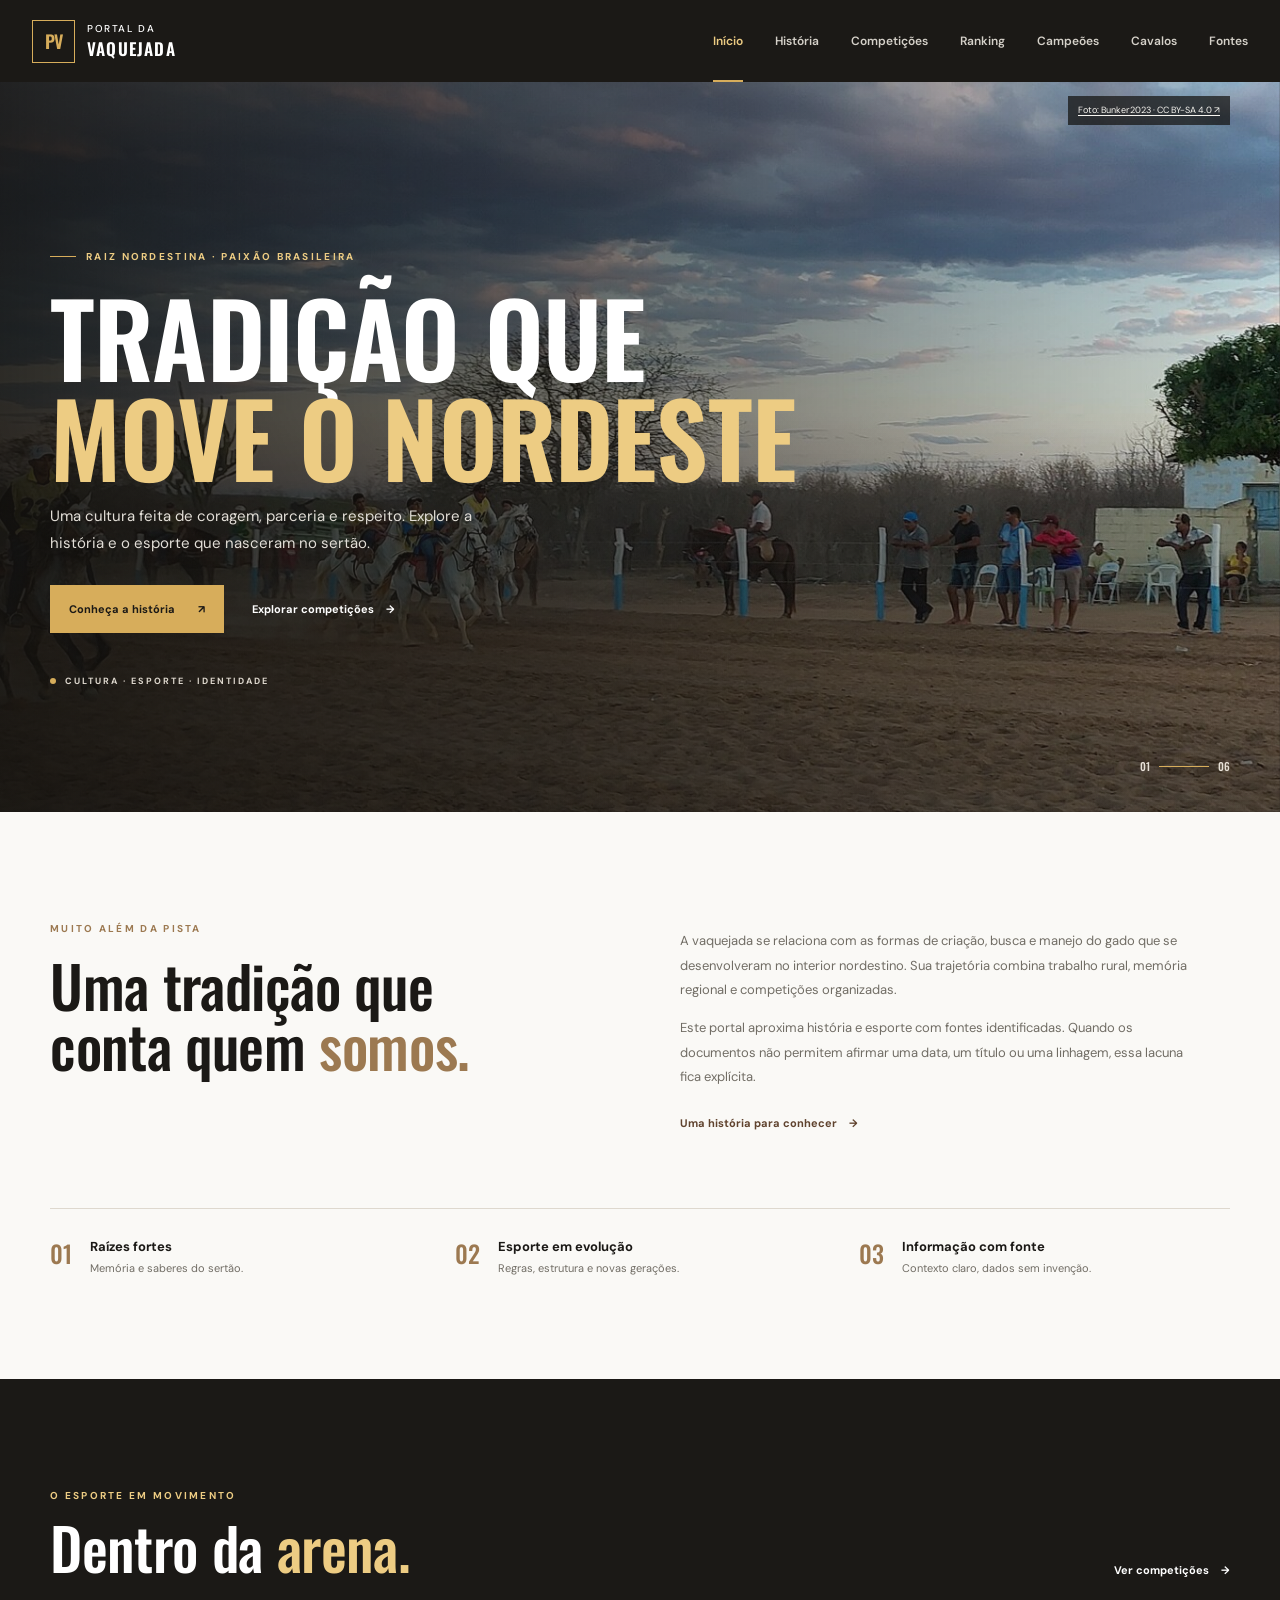
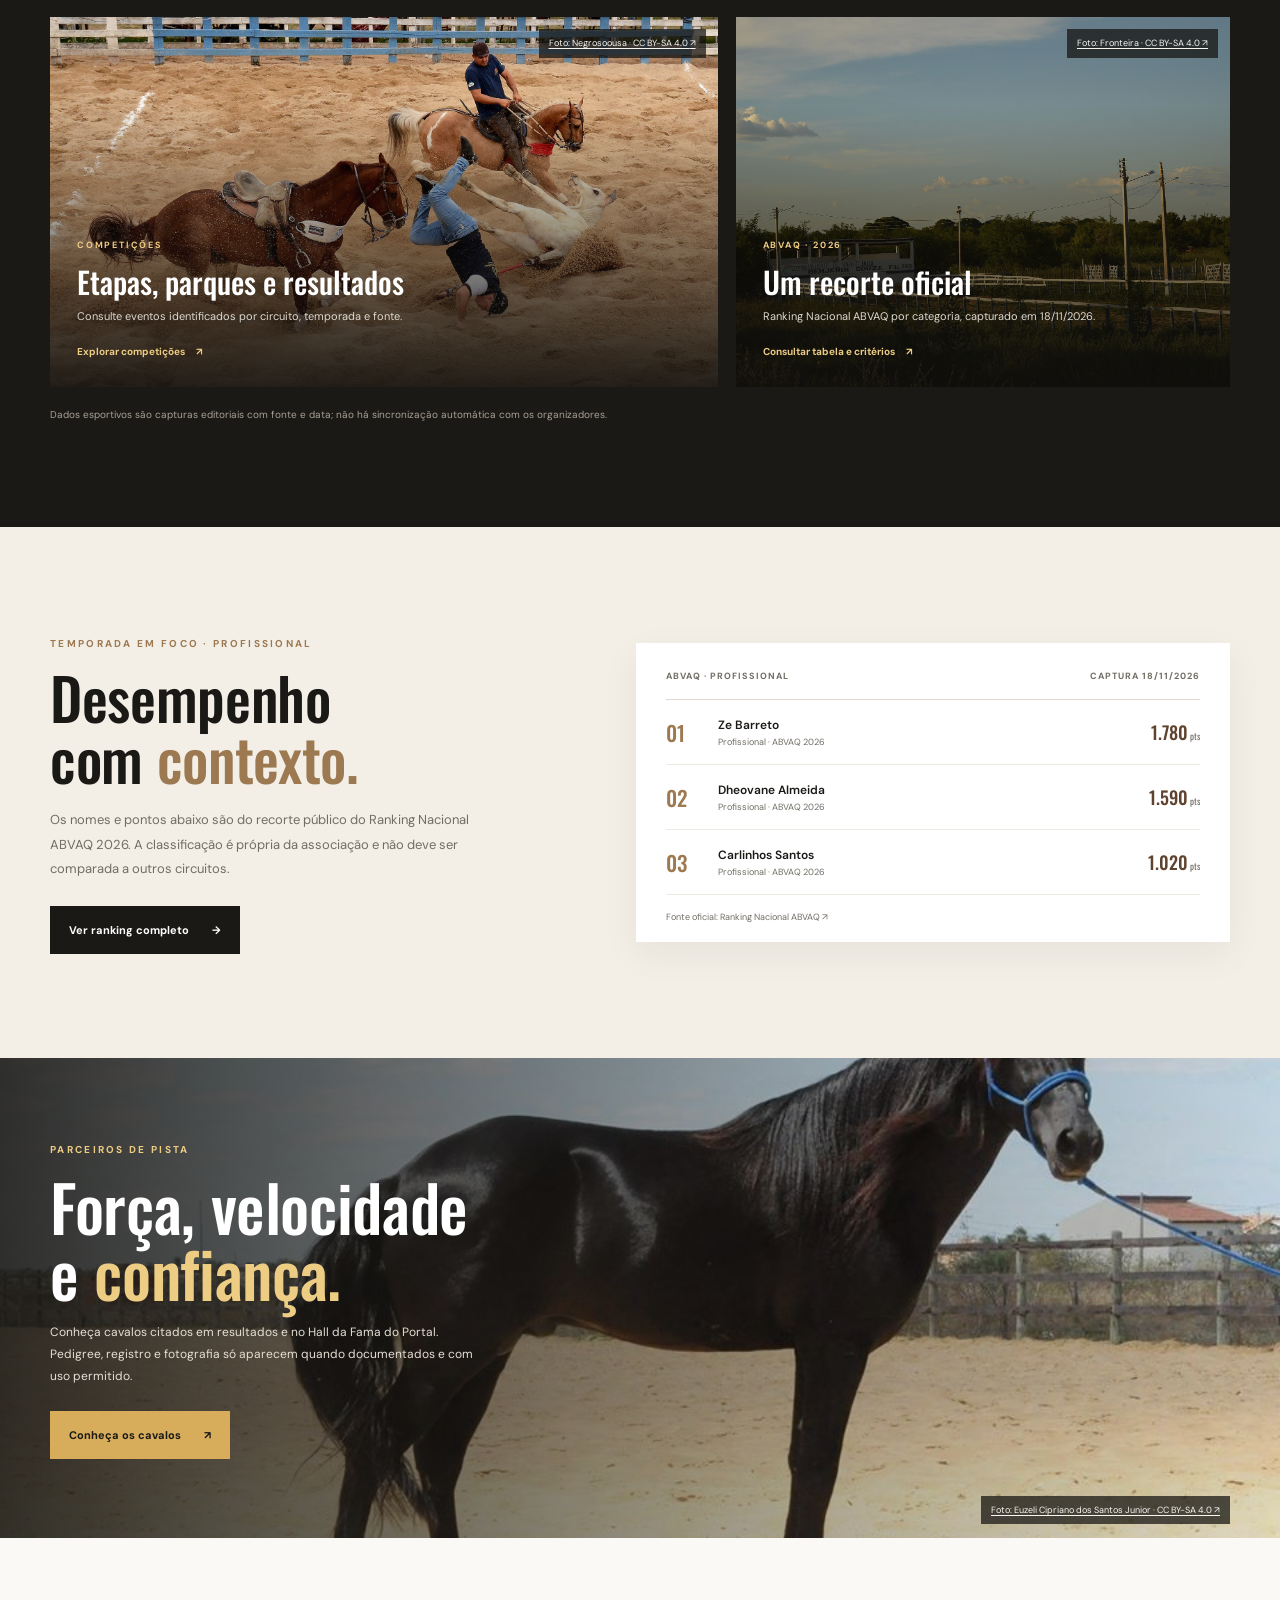
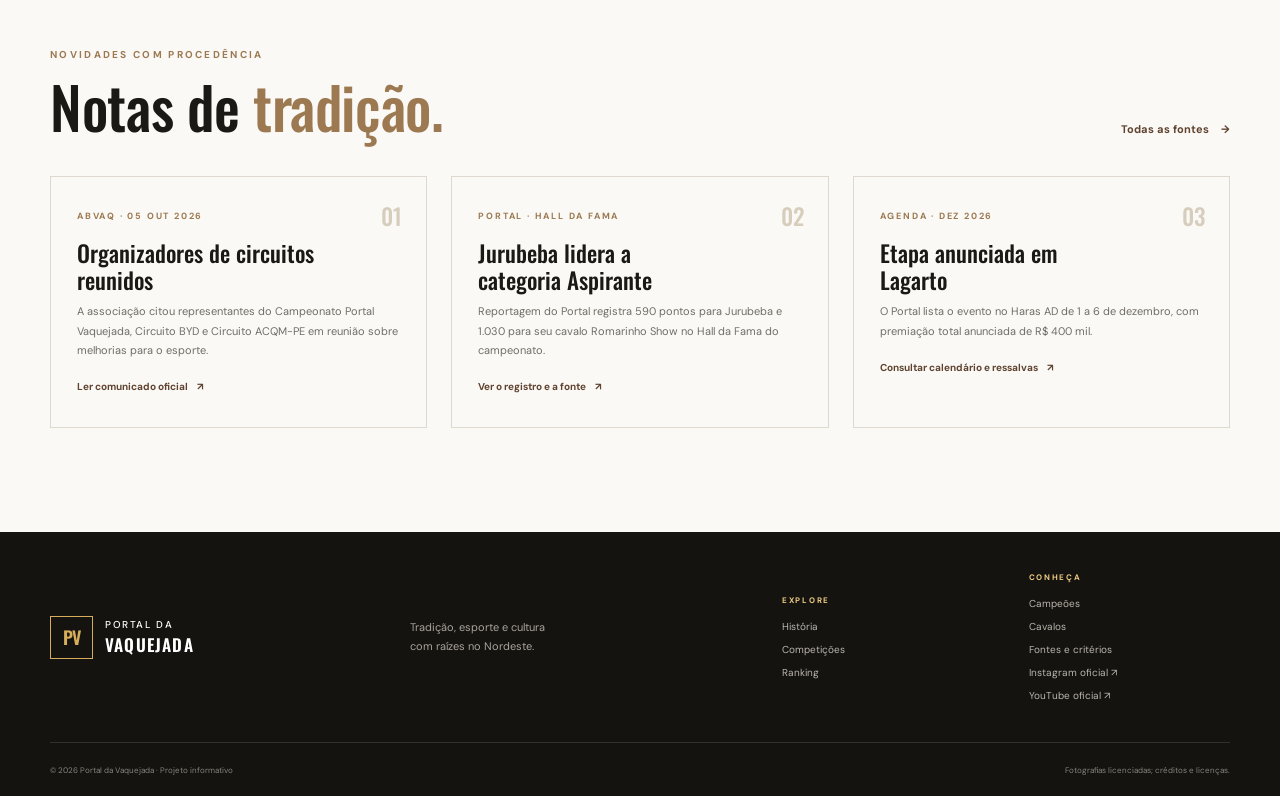
<file: index.html>
<!doctype html>
<html lang="pt-BR">
<head>
  <meta charset="utf-8">
  <meta name="viewport" content="width=device-width, initial-scale=1">
  <meta name="theme-color" content="#181714">
  <meta name="description" content="História, cultura, competições e resultados documentados da vaquejada brasileira.">
  <title>Portal da Vaquejada — Tradição que move o Nordeste</title>
  <link rel="preconnect" href="https://fonts.googleapis.com">
  <link rel="preconnect" href="https://fonts.gstatic.com" crossorigin>
  <link href="https://fonts.googleapis.com/css2?family=DM+Sans:wght@400;500;600;700&family=Oswald:wght@400;500;600;700&display=swap" rel="stylesheet">
  <link rel="stylesheet" href="css/style.css">
  <script src="js/script.js" defer></script>
</head>
<body>
  <a class="skip-link" href="#conteudo">Pular para o conteúdo</a>
  <header class="site-header"><div class="header-inner">
    <a class="brand" href="index.html" aria-label="Portal da Vaquejada, início"><span class="brand-mark" aria-hidden="true">PV</span><span class="brand-copy"><strong>PORTAL DA</strong><b>VAQUEJADA</b></span></a>
    <button class="menu-toggle" type="button" aria-expanded="false" aria-controls="primary-nav" aria-label="Abrir menu"><span></span><span></span><span></span></button>
    <nav class="primary-nav" id="primary-nav" aria-label="Navegação principal"><a class="active" aria-current="page" href="index.html">Início</a><a href="historia.html">História</a><a href="competicoes.html">Competições</a><a href="ranking.html">Ranking</a><a href="campeoes.html">Campeões</a><a href="cavalos.html">Cavalos</a><a href="fontes.html">Fontes</a></nav>
  </div></header>
  <main id="conteudo">
    <section class="hero">
      <img class="hero-image" src="img/vaquejada-piaui.jpg" alt="Vaquejada em Bonfim do Piauí, fotografada em 2022">
      <div class="hero-overlay"></div><div class="hero-content wrap">
        <span class="eyebrow eyebrow-light"><span class="eyebrow-line"></span> Raiz nordestina · Paixão brasileira</span>
        <h1>TRADIÇÃO QUE<br><em>MOVE O NORDESTE</em></h1>
        <p>Uma cultura feita de coragem, parceria e respeito. Explore a história e o esporte que nasceram no sertão.</p>
        <div class="hero-actions"><a class="button button-gold" href="historia.html">Conheça a história <span aria-hidden="true">↗</span></a><a class="text-link text-link-light" href="competicoes.html">Explorar competições <span aria-hidden="true">→</span></a></div>
        <div class="hero-note"><span class="note-dot"></span> CULTURA · ESPORTE · IDENTIDADE</div>
      </div><a class="photo-credit hero-photo-credit" href="fontes.html#source-section">Foto: Bunker2023 · CC BY-SA 4.0 <span aria-hidden="true">↗</span></a><div class="hero-index"><span>01</span><i></i><span>06</span></div>
    </section>
    <section class="intro-section section-pad"><div class="wrap intro-grid">
      <div><span class="eyebrow">Muito além da pista</span><h2>Uma tradição que<br>conta quem <em>somos.</em></h2></div>
      <div class="intro-copy"><p>A vaquejada se relaciona com as formas de criação, busca e manejo do gado que se desenvolveram no interior nordestino. Sua trajetória combina trabalho rural, memória regional e competições organizadas.</p><p>Este portal aproxima história e esporte com fontes identificadas. Quando os documentos não permitem afirmar uma data, um título ou uma linhagem, essa lacuna fica explícita.</p><a class="text-link" href="historia.html">Uma história para conhecer <span aria-hidden="true">→</span></a></div>
    </div><div class="wrap values-row">
      <article class="value-item"><span class="value-number">01</span><div><h3>Raízes fortes</h3><p>Memória e saberes do sertão.</p></div></article>
      <article class="value-item"><span class="value-number">02</span><div><h3>Esporte em evolução</h3><p>Regras, estrutura e novas gerações.</p></div></article>
      <article class="value-item"><span class="value-number">03</span><div><h3>Informação com fonte</h3><p>Contexto claro, dados sem invenção.</p></div></article>
    </div></section>
    <section class="dark-section section-pad"><div class="wrap">
      <div class="section-heading heading-light"><div><span class="eyebrow eyebrow-light">O esporte em movimento</span><h2>Dentro da <em>arena.</em></h2></div><a class="text-link text-link-light" href="competicoes.html">Ver competições <span aria-hidden="true">→</span></a></div>
      <div class="feature-grid">
        <article class="feature-card feature-card-large"><img src="img/vaquejada-derrubada.jpg" alt="Vaqueiro e cavalos durante uma derrubada na pista, em 2025" loading="lazy" decoding="async"><div class="feature-shade"></div><a class="photo-credit feature-credit" href="fontes.html#source-section">Foto: Negrosoousa · CC BY-SA 4.0 <span aria-hidden="true">↗</span></a><div class="feature-copy"><span class="tag">COMPETIÇÕES</span><h3>Etapas, parques e resultados</h3><p>Consulte eventos identificados por circuito, temporada e fonte.</p><a href="competicoes.html">Explorar competições <span aria-hidden="true">↗</span></a></div></article>
        <article class="feature-card"><img src="img/parque-benjamin-souza-filho.jpg" alt="Parque de Vaquejada Benjamin Souza Filho, em Paratinga, em 2017" loading="lazy" decoding="async"><div class="feature-shade"></div><a class="photo-credit feature-credit" href="fontes.html#source-section">Foto: Fronteira · CC BY-SA 4.0 <span aria-hidden="true">↗</span></a><div class="feature-copy"><span class="tag">ABVAQ · 2026</span><h3>Um recorte oficial</h3><p>Ranking Nacional ABVAQ por categoria, capturado em 18/11/2026.</p><a href="ranking.html">Consultar tabela e critérios <span aria-hidden="true">↗</span></a></div></article>
      </div><p class="data-disclaimer">Dados esportivos são capturas editoriais com fonte e data; não há sincronização automática com os organizadores.</p>
    </div></section>
    <section class="section-pad ranking-teaser"><div class="wrap teaser-grid">
      <div><span class="eyebrow">Temporada em foco · Profissional</span><h2>Desempenho<br>com <em>contexto.</em></h2><p class="muted-copy">Os nomes e pontos abaixo são do recorte público do Ranking Nacional ABVAQ 2026. A classificação é própria da associação e não deve ser comparada a outros circuitos.</p><a class="button button-dark" href="ranking.html">Ver ranking completo <span aria-hidden="true">→</span></a></div>
      <div class="teaser-table"><div class="table-caption"><span>ABVAQ · PROFISSIONAL</span><span>CAPTURA 18/11/2026</span></div>
        <div id="ranking-preview" aria-live="polite"><p class="data-loading">Carregando classificação documentada…</p></div>
        <p class="demo-note"><a href="https://ranking2026.abvaq.com.br/" target="_blank" rel="noopener noreferrer">Fonte oficial: Ranking Nacional ABVAQ ↗</a></p>
      </div>
    </div></section>
    <section class="horse-band"><img src="img/cavalo-maniva.jpg" alt="Cavalo Nordestino Maniva em uma pista de vaquejada" loading="lazy" decoding="async"><div class="horse-band-shade"></div><div class="wrap horse-band-content"><span class="eyebrow eyebrow-light">Parceiros de pista</span><h2>Força, velocidade<br>e <em>confiança.</em></h2><p>Conheça cavalos citados em resultados e no Hall da Fama do Portal. Pedigree, registro e fotografia só aparecem quando documentados e com uso permitido.</p><a class="button button-gold" href="cavalos.html">Conheça os cavalos <span aria-hidden="true">↗</span></a></div><a class="photo-credit horse-band-credit" href="fontes.html#source-section">Foto: Euzeli Cipriano dos Santos Junior · CC BY-SA 4.0 <span aria-hidden="true">↗</span></a></section>
    <section class="section-pad news-section"><div class="wrap"><div class="section-heading"><div><span class="eyebrow">Novidades com procedência</span><h2>Notas de <em>tradição.</em></h2></div><a class="text-link" href="fontes.html">Todas as fontes <span aria-hidden="true">→</span></a></div>
      <div class="news-grid">
        <article class="news-card"><span class="news-icon" aria-hidden="true">01</span><span class="tag tag-dark">ABVAQ · 05 OUT 2026</span><h3>Organizadores de circuitos reunidos</h3><p>A associação citou representantes do Campeonato Portal Vaquejada, Circuito BYD e Circuito ACQM-PE em reunião sobre melhorias para o esporte.</p><a href="https://abvaq.com.br/noticias/abvaq-reuniu--nesta-segunda-feira--organizadores-de-campeonatos-e-circuitos-em-busca-de-melhorias-para-o-esporte" target="_blank" rel="noopener noreferrer">Ler comunicado oficial <span aria-hidden="true">↗</span></a></article>
        <article class="news-card"><span class="news-icon" aria-hidden="true">02</span><span class="tag tag-dark">PORTAL · HALL DA FAMA</span><h3>Jurubeba lidera a categoria Aspirante</h3><p>Reportagem do Portal registra 590 pontos para Jurubeba e 1.030 para seu cavalo Romarinho Show no Hall da Fama do campeonato.</p><a href="campeoes.html">Ver o registro e a fonte <span aria-hidden="true">↗</span></a></article>
        <article class="news-card"><span class="news-icon" aria-hidden="true">03</span><span class="tag tag-dark">AGENDA · DEZ 2026</span><h3>Etapa anunciada em Lagarto</h3><p>O Portal lista o evento no Haras AD de 1 a 6 de dezembro, com premiação total anunciada de R$ 400 mil.</p><a href="competicoes.html">Consultar calendário e ressalvas <span aria-hidden="true">↗</span></a></article>
      </div>
    </div></section>
  </main>
  <footer class="site-footer"><div class="wrap footer-main">
    <a class="brand brand-footer" href="index.html"><span class="brand-mark" aria-hidden="true">PV</span><span class="brand-copy"><strong>PORTAL DA</strong><b>VAQUEJADA</b></span></a><p>Tradição, esporte e cultura<br>com raízes no Nordeste.</p>
    <div class="footer-nav"><span>EXPLORE</span><a href="historia.html">História</a><a href="competicoes.html">Competições</a><a href="ranking.html">Ranking</a></div><div class="footer-nav"><span>CONHEÇA</span><a href="campeoes.html">Campeões</a><a href="cavalos.html">Cavalos</a><a href="fontes.html">Fontes e critérios</a><a href="https://www.instagram.com/portalvaquejada" target="_blank" rel="noopener noreferrer">Instagram oficial ↗</a><a href="https://www.youtube.com/c/PortalVaquejadaOficial" target="_blank" rel="noopener noreferrer">YouTube oficial ↗</a></div>
  </div><div class="wrap footer-bottom"><span>© 2026 Portal da Vaquejada · Projeto informativo</span><span>Fotografias licenciadas; <a href="fontes.html#source-section">créditos e licenças</a>.</span></div></footer>
  <button class="back-to-top" type="button" aria-label="Voltar ao topo">↑</button>
</body>
</html>
</file>
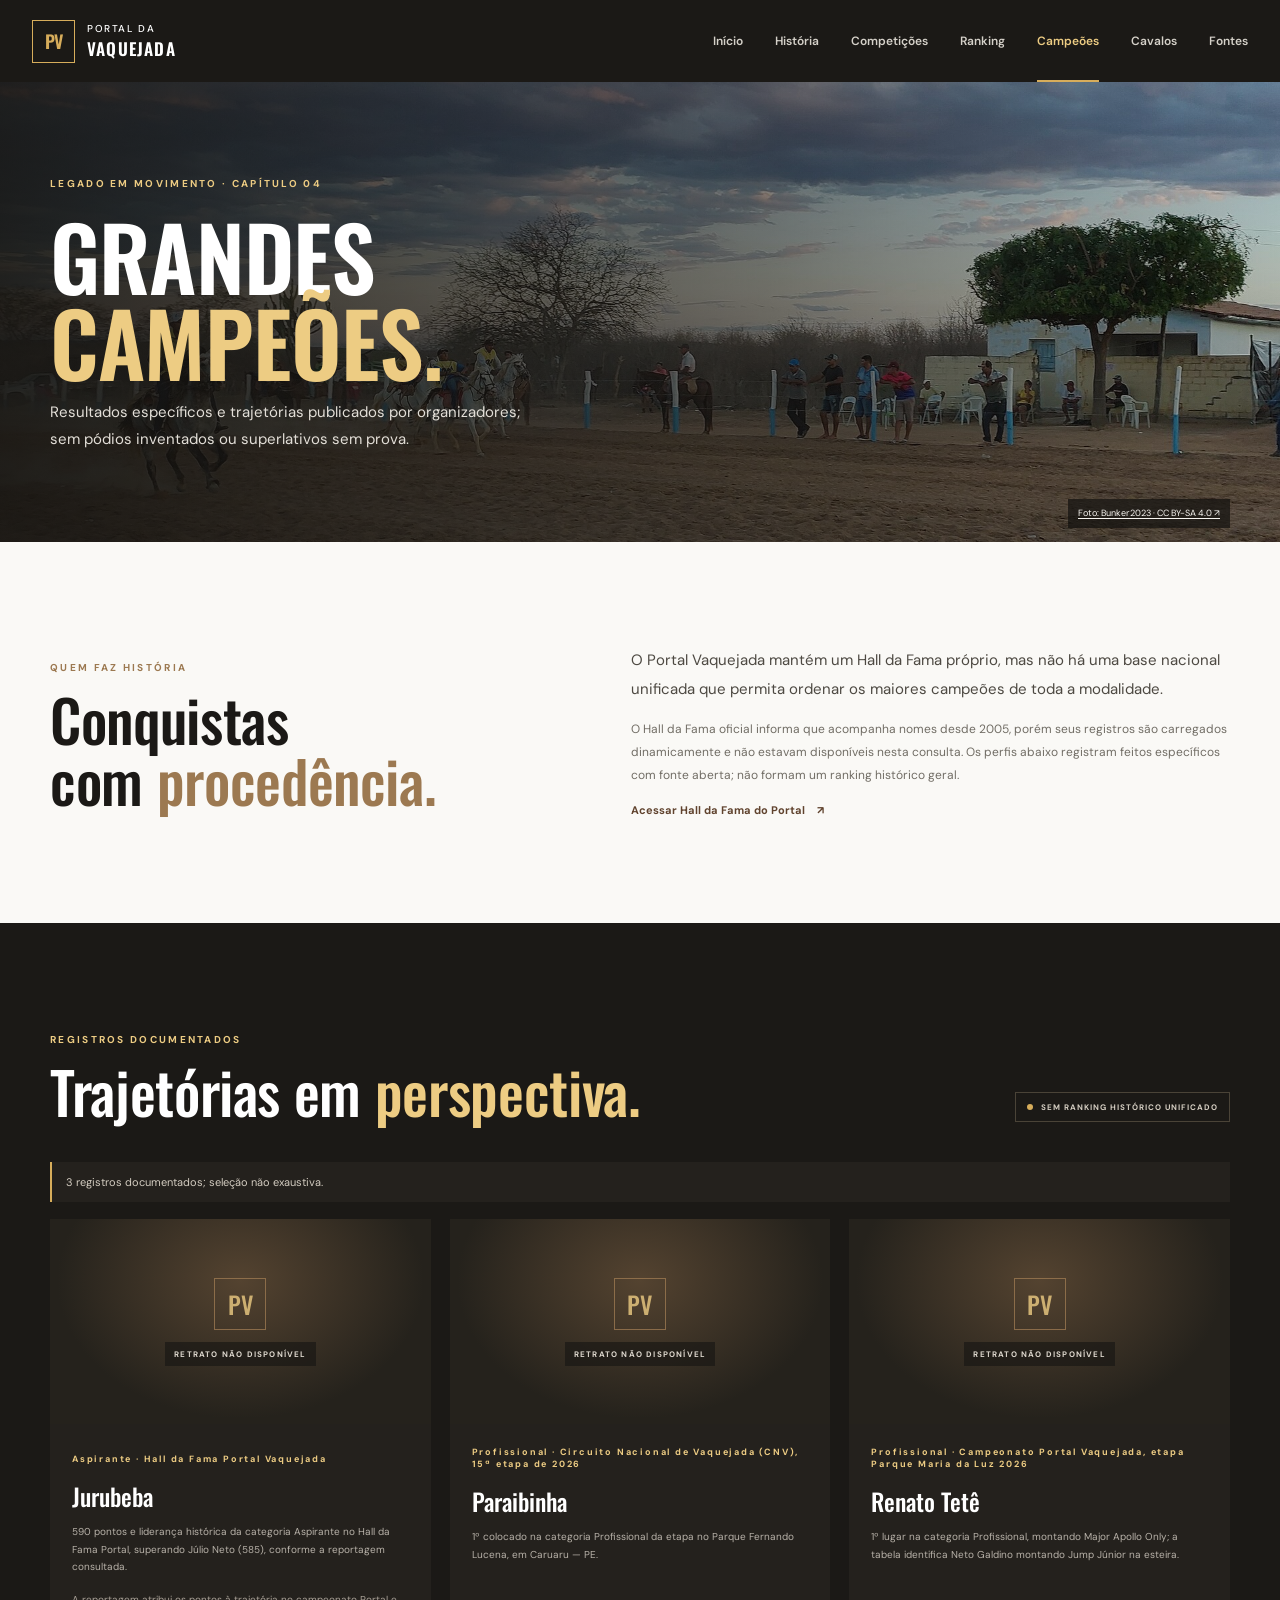
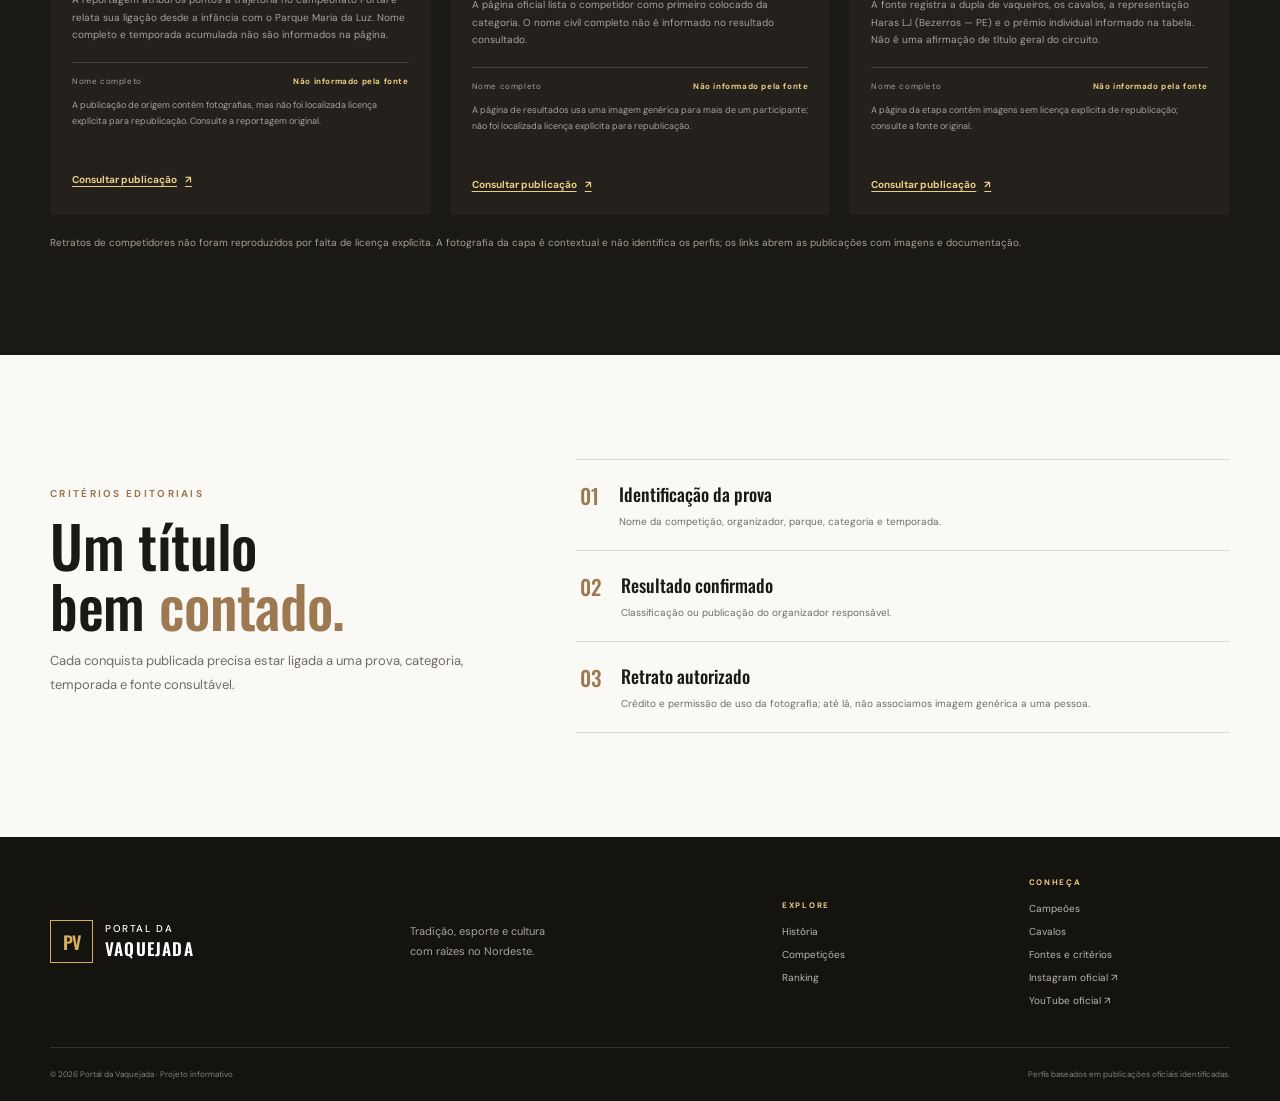
<file: campeoes.html>
<!doctype html>
<html lang="pt-BR">
<head>
  <meta charset="utf-8"><meta name="viewport" content="width=device-width, initial-scale=1"><meta name="theme-color" content="#181714">
  <meta name="description" content="Perfis de vaqueiros e resultados documentados, com fontes e limites de confirmação explícitos.">
  <title>Vaqueiros e campeões documentados — Portal da Vaquejada</title>
  <link rel="preconnect" href="https://fonts.googleapis.com"><link rel="preconnect" href="https://fonts.gstatic.com" crossorigin>
  <link href="https://fonts.googleapis.com/css2?family=DM+Sans:wght@400;500;600;700&family=Oswald:wght@400;500;600;700&display=swap" rel="stylesheet">
  <link rel="stylesheet" href="css/style.css"><script src="js/script.js" defer></script>
</head>
<body>
  <a class="skip-link" href="#conteudo">Pular para o conteúdo</a>
  <header class="site-header"><div class="header-inner"><a class="brand" href="index.html" aria-label="Portal da Vaquejada, início"><span class="brand-mark" aria-hidden="true">PV</span><span class="brand-copy"><strong>PORTAL DA</strong><b>VAQUEJADA</b></span></a><button class="menu-toggle" type="button" aria-expanded="false" aria-controls="primary-nav" aria-label="Abrir menu"><span></span><span></span><span></span></button><nav class="primary-nav" id="primary-nav" aria-label="Navegação principal"><a href="index.html">Início</a><a href="historia.html">História</a><a href="competicoes.html">Competições</a><a href="ranking.html">Ranking</a><a class="active" aria-current="page" href="campeoes.html">Campeões</a><a href="cavalos.html">Cavalos</a><a href="fontes.html">Fontes</a></nav></div></header>
  <main id="conteudo">
    <section class="page-hero champions-hero"><div class="page-hero-image"></div><div class="page-hero-shade"></div><div class="wrap page-hero-content"><span class="eyebrow eyebrow-light">Legado em movimento · Capítulo 04</span><h1>GRANDES<br><em>CAMPEÕES.</em></h1><p>Resultados específicos e trajetórias publicados por organizadores; sem pódios inventados ou superlativos sem prova.</p></div><a class="photo-credit hero-photo-credit" href="fontes.html#source-section">Foto: Bunker2023 · CC BY-SA 4.0 <span aria-hidden="true">↗</span></a></section>
    <section class="section-pad"><div class="wrap champions-intro"><div><span class="eyebrow">Quem faz história</span><h2>Conquistas<br>com <em>procedência.</em></h2></div><div><p class="lead">O Portal Vaquejada mantém um Hall da Fama próprio, mas não há uma base nacional unificada que permita ordenar os maiores campeões de toda a modalidade.</p><p>O Hall da Fama oficial informa que acompanha nomes desde 2005, porém seus registros são carregados dinamicamente e não estavam disponíveis nesta consulta. Os perfis abaixo registram feitos específicos com fonte aberta; não formam um ranking histórico geral.</p><a class="text-link" href="https://halldafama.portalvaquejada.com.br/" target="_blank" rel="noopener noreferrer">Acessar Hall da Fama do Portal <span aria-hidden="true">↗</span></a></div></div></section>
    <section class="dark-section section-pad"><div class="wrap">
      <div class="section-heading heading-light"><div><span class="eyebrow eyebrow-light">Registros documentados</span><h2>Trajetórias em <em>perspectiva.</em></h2></div><span class="status-pill"><i></i> SEM RANKING HISTÓRICO UNIFICADO</span></div>
      <div id="champions-status" class="data-status data-status-dark" role="status" aria-live="polite">Carregando perfis e referências…</div>
      <div id="champion-profiles" class="profile-grid data-card-grid"></div>
      <p class="data-disclaimer">Retratos de competidores não foram reproduzidos por falta de licença explícita. A fotografia da capa é contextual e não identifica os perfis; os links abrem as publicações com imagens e documentação.</p>
    </div></section>
    <section class="section-pad"><div class="wrap record-grid"><div><span class="eyebrow">Critérios editoriais</span><h2>Um título<br>bem <em>contado.</em></h2><p class="muted-copy">Cada conquista publicada precisa estar ligada a uma prova, categoria, temporada e fonte consultável.</p></div><div class="record-list"><article><b>01</b><div><h3>Identificação da prova</h3><p>Nome da competição, organizador, parque, categoria e temporada.</p></div></article><article><b>02</b><div><h3>Resultado confirmado</h3><p>Classificação ou publicação do organizador responsável.</p></div></article><article><b>03</b><div><h3>Retrato autorizado</h3><p>Crédito e permissão de uso da fotografia; até lá, não associamos imagem genérica a uma pessoa.</p></div></article></div></div></section>
  </main>
  <footer class="site-footer"><div class="wrap footer-main"><a class="brand brand-footer" href="index.html"><span class="brand-mark" aria-hidden="true">PV</span><span class="brand-copy"><strong>PORTAL DA</strong><b>VAQUEJADA</b></span></a><p>Tradição, esporte e cultura<br>com raízes no Nordeste.</p><div class="footer-nav"><span>EXPLORE</span><a href="historia.html">História</a><a href="competicoes.html">Competições</a><a href="ranking.html">Ranking</a></div><div class="footer-nav"><span>CONHEÇA</span><a href="campeoes.html">Campeões</a><a href="cavalos.html">Cavalos</a><a href="fontes.html">Fontes e critérios</a><a href="https://www.instagram.com/portalvaquejada" target="_blank" rel="noopener noreferrer">Instagram oficial ↗</a><a href="https://www.youtube.com/c/PortalVaquejadaOficial" target="_blank" rel="noopener noreferrer">YouTube oficial ↗</a></div></div><div class="wrap footer-bottom"><span>© 2026 Portal da Vaquejada · Projeto informativo</span><span>Perfis baseados em publicações oficiais identificadas.</span></div></footer>
  <button class="back-to-top" type="button" aria-label="Voltar ao topo">↑</button>
</body>
</html>
</file>
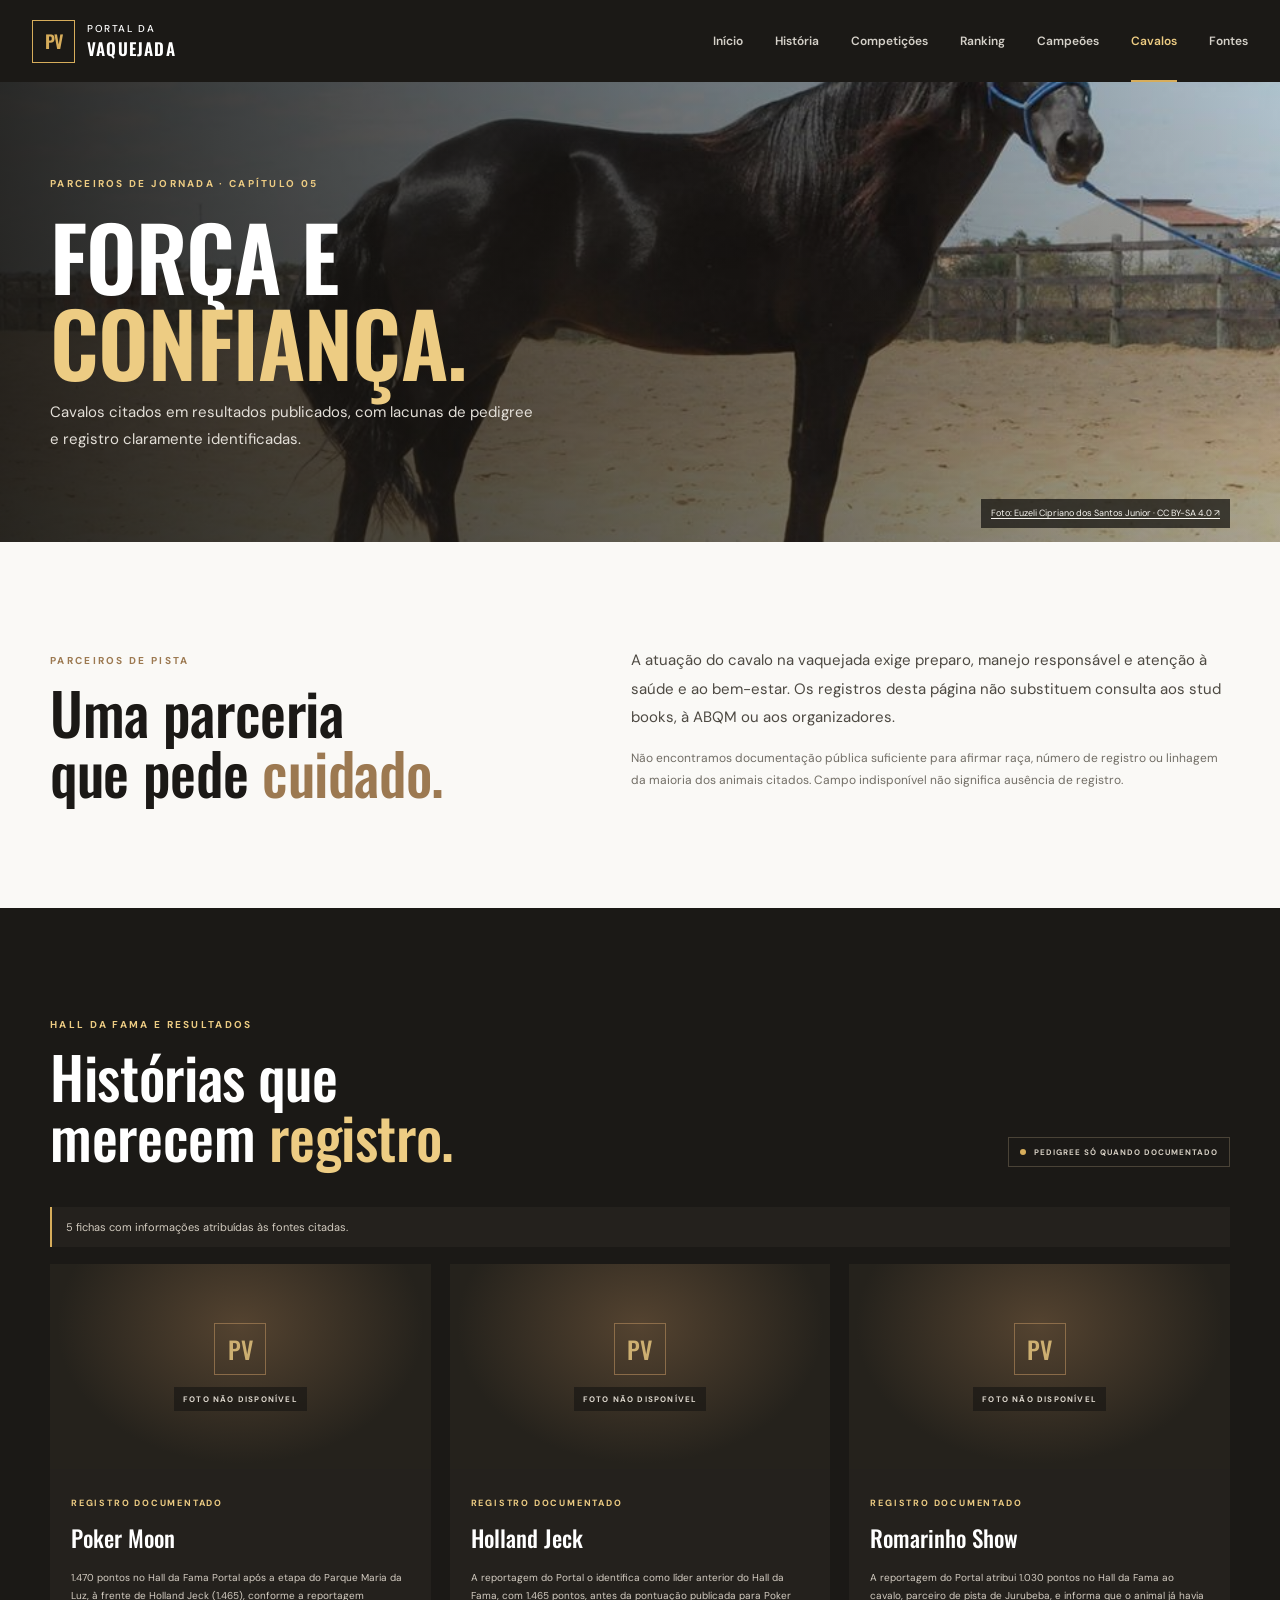
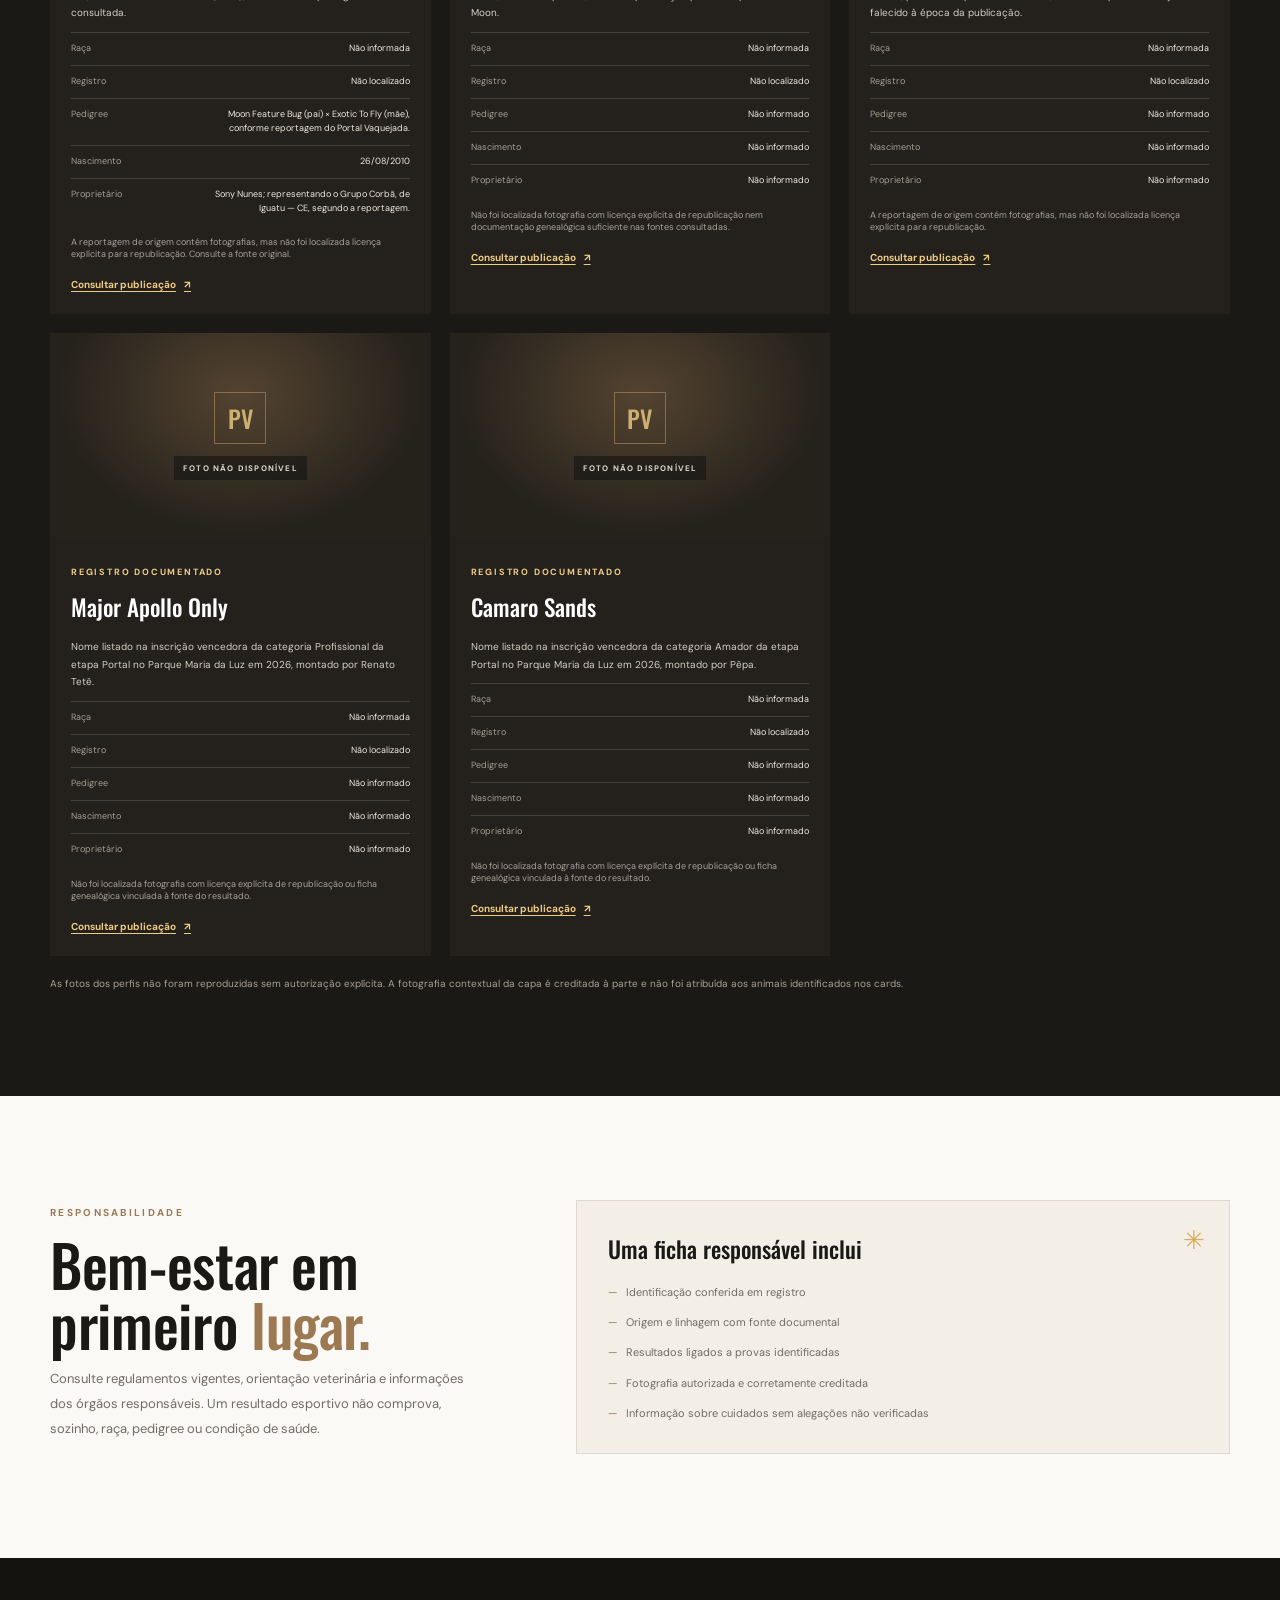
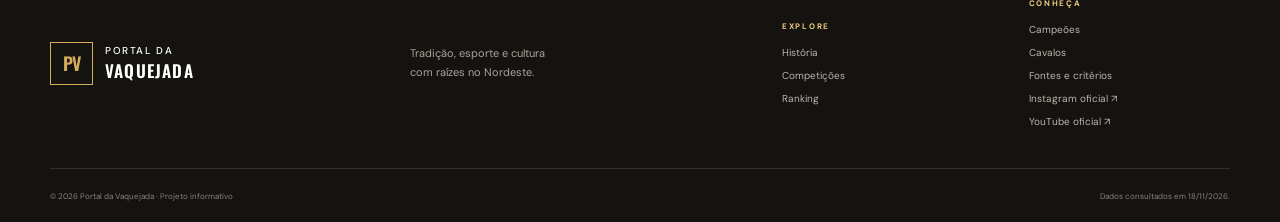
<file: cavalos.html>
<!doctype html>
<html lang="pt-BR">
<head>
  <meta charset="utf-8"><meta name="viewport" content="width=device-width, initial-scale=1"><meta name="theme-color" content="#181714">
  <meta name="description" content="Cavalos citados em resultados e no Hall da Fama da vaquejada, com pedigree e registros apenas quando documentados.">
  <title>Cavalos de destaque — Portal da Vaquejada</title>
  <link rel="preconnect" href="https://fonts.googleapis.com"><link rel="preconnect" href="https://fonts.gstatic.com" crossorigin>
  <link href="https://fonts.googleapis.com/css2?family=DM+Sans:wght@400;500;600;700&family=Oswald:wght@400;500;600;700&display=swap" rel="stylesheet">
  <link rel="stylesheet" href="css/style.css"><script src="js/script.js" defer></script>
</head>
<body>
  <a class="skip-link" href="#conteudo">Pular para o conteúdo</a>
  <header class="site-header"><div class="header-inner"><a class="brand" href="index.html" aria-label="Portal da Vaquejada, início"><span class="brand-mark" aria-hidden="true">PV</span><span class="brand-copy"><strong>PORTAL DA</strong><b>VAQUEJADA</b></span></a><button class="menu-toggle" type="button" aria-expanded="false" aria-controls="primary-nav" aria-label="Abrir menu"><span></span><span></span><span></span></button><nav class="primary-nav" id="primary-nav" aria-label="Navegação principal"><a href="index.html">Início</a><a href="historia.html">História</a><a href="competicoes.html">Competições</a><a href="ranking.html">Ranking</a><a href="campeoes.html">Campeões</a><a class="active" aria-current="page" href="cavalos.html">Cavalos</a><a href="fontes.html">Fontes</a></nav></div></header>
  <main id="conteudo">
    <section class="page-hero horses-hero"><div class="page-hero-image"></div><div class="page-hero-shade"></div><div class="wrap page-hero-content"><span class="eyebrow eyebrow-light">Parceiros de jornada · Capítulo 05</span><h1>FORÇA E<br><em>CONFIANÇA.</em></h1><p>Cavalos citados em resultados publicados, com lacunas de pedigree e registro claramente identificadas.</p></div><a class="photo-credit hero-photo-credit" href="fontes.html#source-section">Foto: Euzeli Cipriano dos Santos Junior · CC BY-SA 4.0 <span aria-hidden="true">↗</span></a></section>
    <section class="section-pad"><div class="wrap horses-intro"><div><span class="eyebrow">Parceiros de pista</span><h2>Uma parceria<br>que pede <em>cuidado.</em></h2></div><div><p class="lead">A atuação do cavalo na vaquejada exige preparo, manejo responsável e atenção à saúde e ao bem-estar. Os registros desta página não substituem consulta aos stud books, à ABQM ou aos organizadores.</p><p>Não encontramos documentação pública suficiente para afirmar raça, número de registro ou linhagem da maioria dos animais citados. Campo indisponível não significa ausência de registro.</p></div></div></section>
    <section class="dark-section section-pad"><div class="wrap">
      <div class="section-heading heading-light"><div><span class="eyebrow eyebrow-light">Hall da Fama e resultados</span><h2>Histórias que<br>merecem <em>registro.</em></h2></div><span class="status-pill"><i></i> PEDIGREE SÓ QUANDO DOCUMENTADO</span></div>
      <div id="horses-status" class="data-status data-status-dark" role="status" aria-live="polite">Carregando fichas e referências…</div>
      <div id="horse-profiles" class="horse-grid data-card-grid"></div>
      <p class="data-disclaimer">As fotos dos perfis não foram reproduzidas sem autorização explícita. A fotografia contextual da capa é creditada à parte e não foi atribuída aos animais identificados nos cards.</p>
    </div></section>
    <section class="section-pad"><div class="wrap care-grid"><div><span class="eyebrow">Responsabilidade</span><h2>Bem-estar em<br>primeiro <em>lugar.</em></h2><p class="muted-copy">Consulte regulamentos vigentes, orientação veterinária e informações dos órgãos responsáveis. Um resultado esportivo não comprova, sozinho, raça, pedigree ou condição de saúde.</p></div><div class="care-card"><span class="care-symbol" aria-hidden="true">✳</span><h3>Uma ficha responsável inclui</h3><ul><li>Identificação conferida em registro</li><li>Origem e linhagem com fonte documental</li><li>Resultados ligados a provas identificadas</li><li>Fotografia autorizada e corretamente creditada</li><li>Informação sobre cuidados sem alegações não verificadas</li></ul></div></div></section>
  </main>
  <footer class="site-footer"><div class="wrap footer-main"><a class="brand brand-footer" href="index.html"><span class="brand-mark" aria-hidden="true">PV</span><span class="brand-copy"><strong>PORTAL DA</strong><b>VAQUEJADA</b></span></a><p>Tradição, esporte e cultura<br>com raízes no Nordeste.</p><div class="footer-nav"><span>EXPLORE</span><a href="historia.html">História</a><a href="competicoes.html">Competições</a><a href="ranking.html">Ranking</a></div><div class="footer-nav"><span>CONHEÇA</span><a href="campeoes.html">Campeões</a><a href="cavalos.html">Cavalos</a><a href="fontes.html">Fontes e critérios</a><a href="https://www.instagram.com/portalvaquejada" target="_blank" rel="noopener noreferrer">Instagram oficial ↗</a><a href="https://www.youtube.com/c/PortalVaquejadaOficial" target="_blank" rel="noopener noreferrer">YouTube oficial ↗</a></div></div><div class="wrap footer-bottom"><span>© 2026 Portal da Vaquejada · Projeto informativo</span><span>Dados consultados em 18/11/2026.</span></div></footer>
  <button class="back-to-top" type="button" aria-label="Voltar ao topo">↑</button>
</body>
</html>
</file>
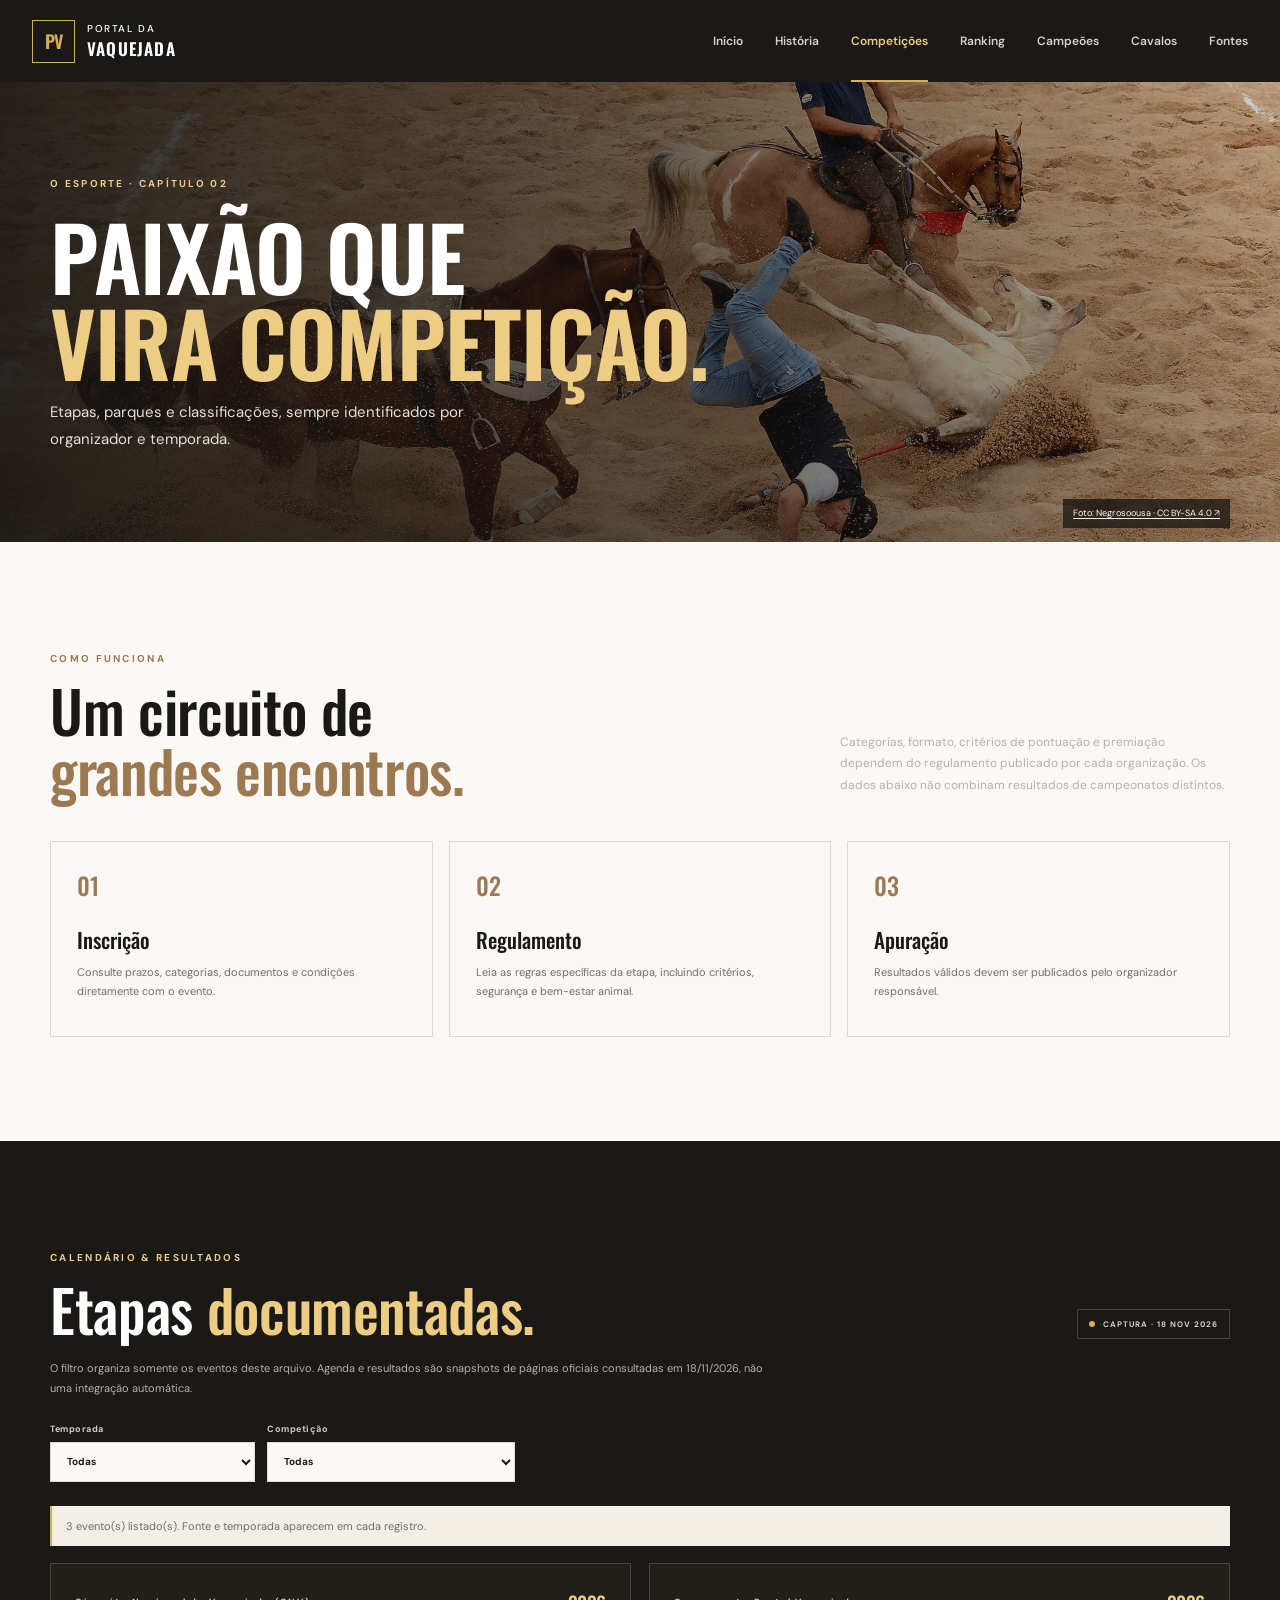
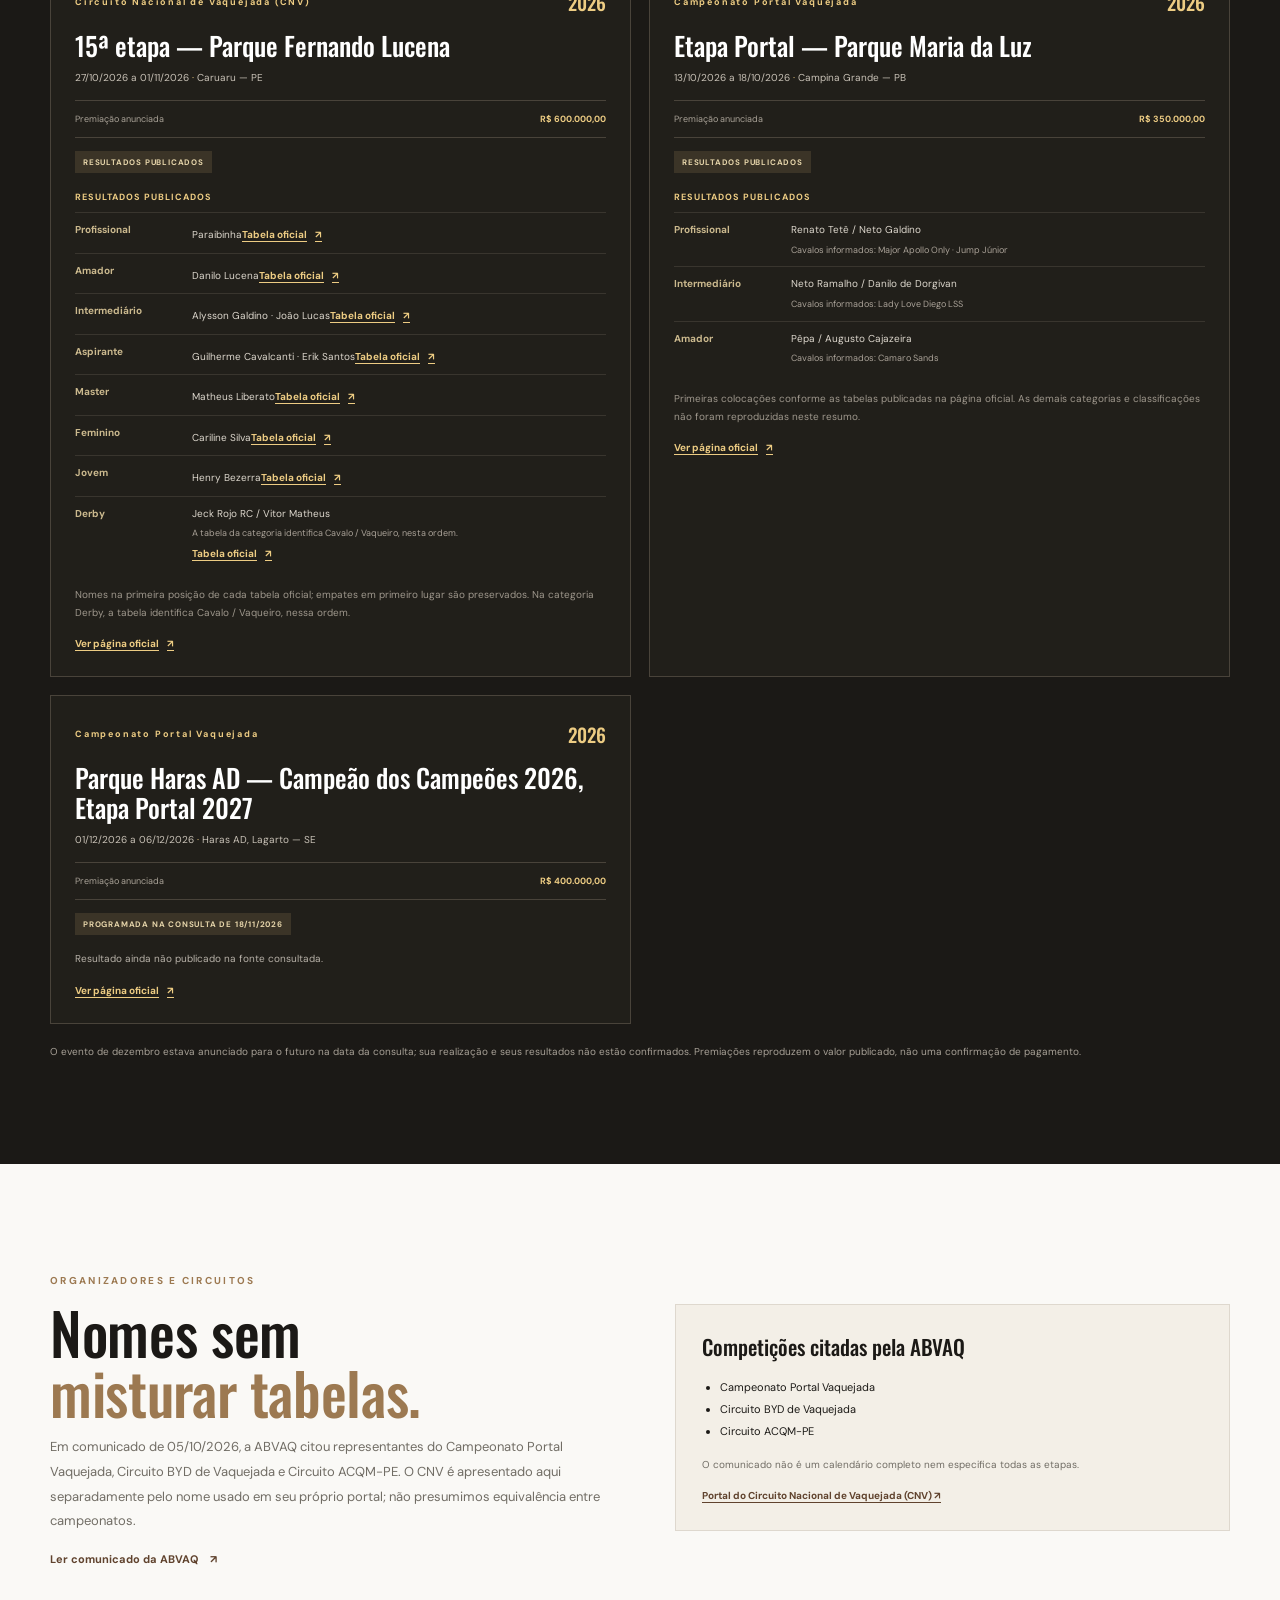
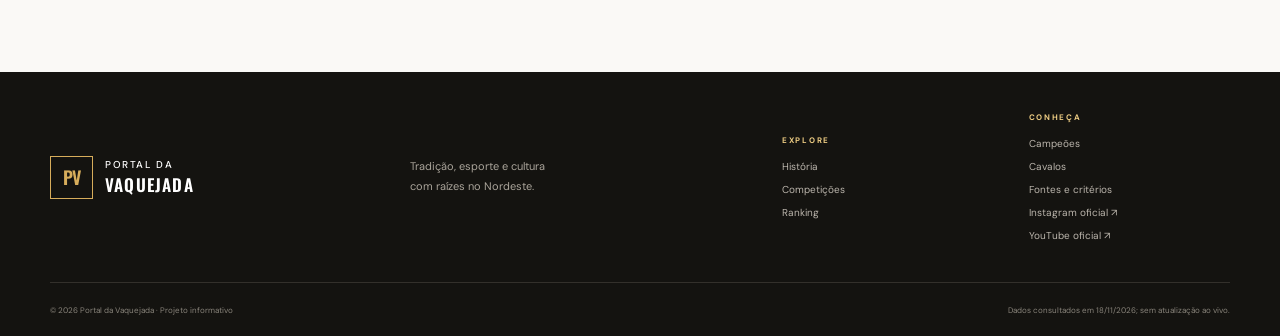
<file: competicoes.html>
<!doctype html>
<html lang="pt-BR">
<head>
  <meta charset="utf-8"><meta name="viewport" content="width=device-width, initial-scale=1"><meta name="theme-color" content="#181714">
  <meta name="description" content="Calendário, etapas e resultados publicados por organizadores de vaquejada, separados por competição e temporada.">
  <title>Competições — Portal da Vaquejada</title>
  <link rel="preconnect" href="https://fonts.googleapis.com"><link rel="preconnect" href="https://fonts.gstatic.com" crossorigin>
  <link href="https://fonts.googleapis.com/css2?family=DM+Sans:wght@400;500;600;700&family=Oswald:wght@400;500;600;700&display=swap" rel="stylesheet">
  <link rel="stylesheet" href="css/style.css"><script src="js/script.js" defer></script>
</head>
<body>
  <a class="skip-link" href="#conteudo">Pular para o conteúdo</a>
  <header class="site-header"><div class="header-inner"><a class="brand" href="index.html" aria-label="Portal da Vaquejada, início"><span class="brand-mark" aria-hidden="true">PV</span><span class="brand-copy"><strong>PORTAL DA</strong><b>VAQUEJADA</b></span></a><button class="menu-toggle" type="button" aria-expanded="false" aria-controls="primary-nav" aria-label="Abrir menu"><span></span><span></span><span></span></button><nav class="primary-nav" id="primary-nav" aria-label="Navegação principal"><a href="index.html">Início</a><a href="historia.html">História</a><a class="active" aria-current="page" href="competicoes.html">Competições</a><a href="ranking.html">Ranking</a><a href="campeoes.html">Campeões</a><a href="cavalos.html">Cavalos</a><a href="fontes.html">Fontes</a></nav></div></header>
  <main id="conteudo">
    <section class="page-hero competition-hero"><div class="page-hero-image"></div><div class="page-hero-shade"></div><div class="wrap page-hero-content"><span class="eyebrow eyebrow-light">O esporte · Capítulo 02</span><h1>PAIXÃO QUE<br><em>VIRA COMPETIÇÃO.</em></h1><p>Etapas, parques e classificações, sempre identificados por organizador e temporada.</p></div><a class="photo-credit hero-photo-credit" href="fontes.html#source-section">Foto: Negrosoousa · CC BY-SA 4.0 <span aria-hidden="true">↗</span></a></section>
    <section class="section-pad"><div class="wrap"><div class="section-heading"><div><span class="eyebrow">Como funciona</span><h2>Um circuito de<br><em>grandes encontros.</em></h2></div><p class="heading-copy">Categorias, formato, critérios de pontuação e premiação dependem do regulamento publicado por cada organização. Os dados abaixo não combinam resultados de campeonatos distintos.</p></div>
      <div class="steps-grid"><article class="step-card"><span>01</span><h3>Inscrição</h3><p>Consulte prazos, categorias, documentos e condições diretamente com o evento.</p></article><article class="step-card"><span>02</span><h3>Regulamento</h3><p>Leia as regras específicas da etapa, incluindo critérios, segurança e bem-estar animal.</p></article><article class="step-card"><span>03</span><h3>Apuração</h3><p>Resultados válidos devem ser publicados pelo organizador responsável.</p></article></div>
    </div></section>
    <section class="dark-section section-pad"><div class="wrap">
      <div class="section-heading heading-light"><div><span class="eyebrow eyebrow-light">Calendário & resultados</span><h2>Etapas <em>documentadas.</em></h2></div><span class="status-pill"><i></i> CAPTURA · 18 NOV 2026</span></div>
      <p class="dark-intro">O filtro organiza somente os eventos deste arquivo. Agenda e resultados são snapshots de páginas oficiais consultadas em 18/11/2026, não uma integração automática.</p>
      <div class="filters event-filters">
        <label for="competition-season">Temporada<select id="competition-season"><option value="all">Todas</option></select></label>
        <label for="competition-filter">Competição<select id="competition-filter"><option value="all">Todas</option></select></label>
      </div>
      <div id="competition-status" class="data-status" role="status" aria-live="polite">Carregando calendário e resultados…</div>
      <div id="competition-events" class="event-grid"></div>
      <p class="data-disclaimer">O evento de dezembro estava anunciado para o futuro na data da consulta; sua realização e seus resultados não estão confirmados. Premiações reproduzem o valor publicado, não uma confirmação de pagamento.</p>
    </div></section>
    <section class="section-pad"><div class="wrap circuit-context"><div><span class="eyebrow">Organizadores e circuitos</span><h2>Nomes sem<br><em>misturar tabelas.</em></h2><p class="muted-copy">Em comunicado de 05/10/2026, a ABVAQ citou representantes do Campeonato Portal Vaquejada, Circuito BYD de Vaquejada e Circuito ACQM-PE. O CNV é apresentado aqui separadamente pelo nome usado em seu próprio portal; não presumimos equivalência entre campeonatos.</p><a class="text-link" href="https://abvaq.com.br/noticias/abvaq-reuniu--nesta-segunda-feira--organizadores-de-campeonatos-e-circuitos-em-busca-de-melhorias-para-o-esporte" target="_blank" rel="noopener noreferrer">Ler comunicado da ABVAQ <span aria-hidden="true">↗</span></a></div>
      <div class="circuit-list"><h3>Competições citadas pela ABVAQ</h3><ul><li>Campeonato Portal Vaquejada</li><li>Circuito BYD de Vaquejada</li><li>Circuito ACQM-PE</li></ul><p>O comunicado não é um calendário completo nem especifica todas as etapas.</p><a href="https://cnvaquejada.com.br/" target="_blank" rel="noopener noreferrer">Portal do Circuito Nacional de Vaquejada (CNV) ↗</a></div>
    </div></section>
  </main>
  <footer class="site-footer"><div class="wrap footer-main"><a class="brand brand-footer" href="index.html"><span class="brand-mark" aria-hidden="true">PV</span><span class="brand-copy"><strong>PORTAL DA</strong><b>VAQUEJADA</b></span></a><p>Tradição, esporte e cultura<br>com raízes no Nordeste.</p><div class="footer-nav"><span>EXPLORE</span><a href="historia.html">História</a><a href="competicoes.html">Competições</a><a href="ranking.html">Ranking</a></div><div class="footer-nav"><span>CONHEÇA</span><a href="campeoes.html">Campeões</a><a href="cavalos.html">Cavalos</a><a href="fontes.html">Fontes e critérios</a><a href="https://www.instagram.com/portalvaquejada" target="_blank" rel="noopener noreferrer">Instagram oficial ↗</a><a href="https://www.youtube.com/c/PortalVaquejadaOficial" target="_blank" rel="noopener noreferrer">YouTube oficial ↗</a></div></div><div class="wrap footer-bottom"><span>© 2026 Portal da Vaquejada · Projeto informativo</span><span>Dados consultados em 18/11/2026; sem atualização ao vivo.</span></div></footer>
  <button class="back-to-top" type="button" aria-label="Voltar ao topo">↑</button>
</body>
</html>
</file>
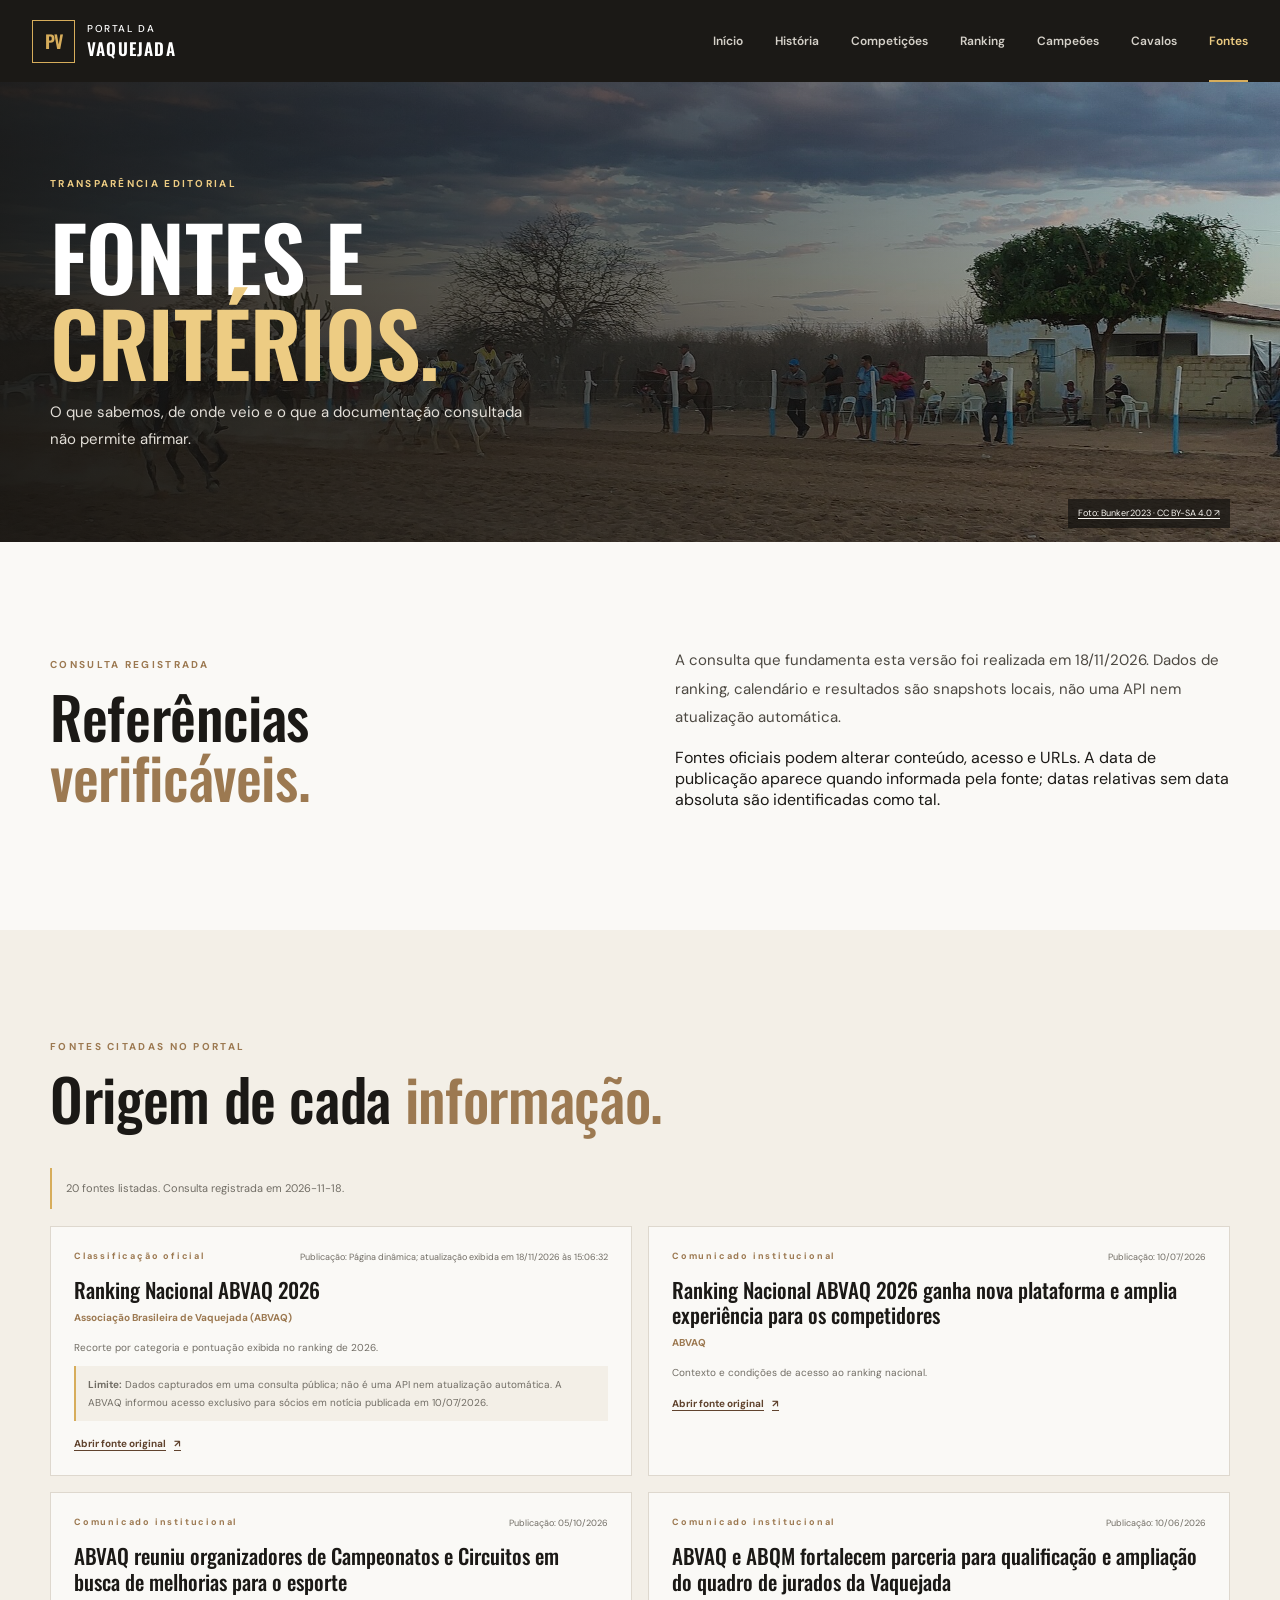
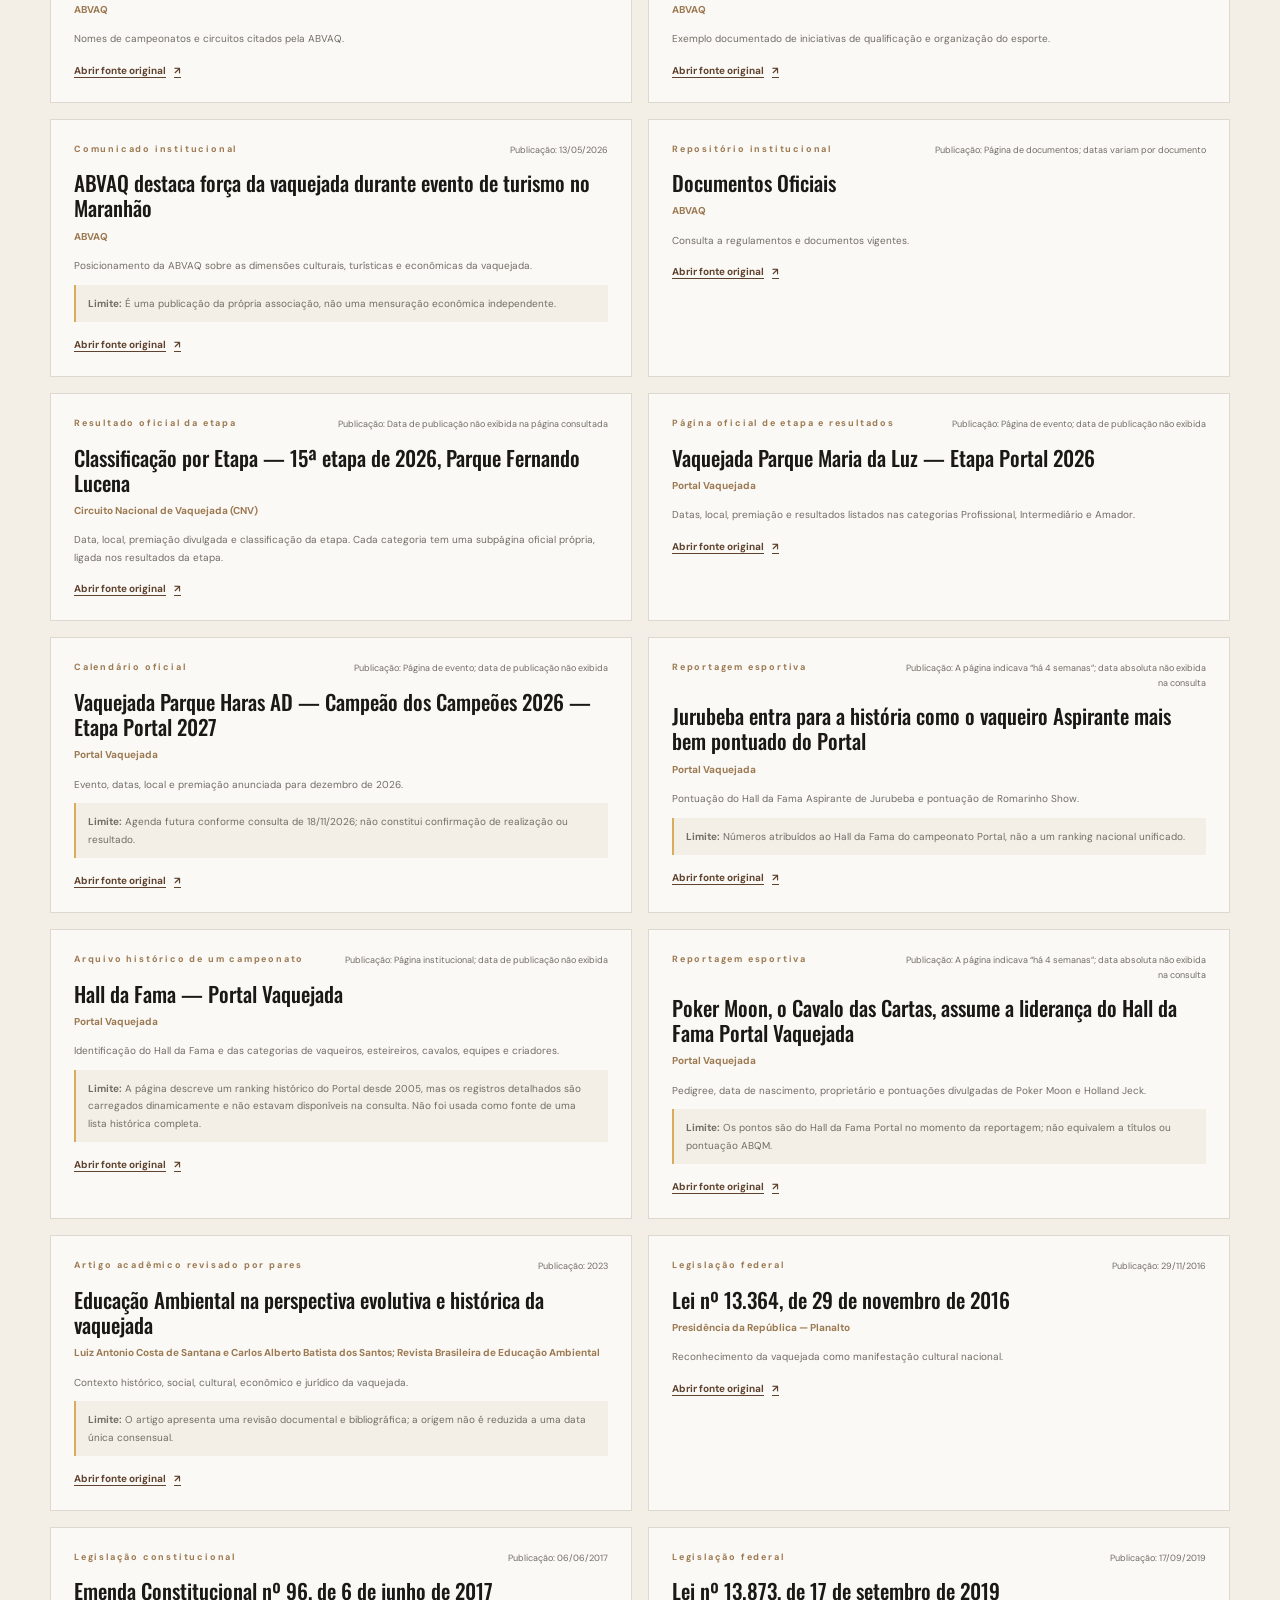
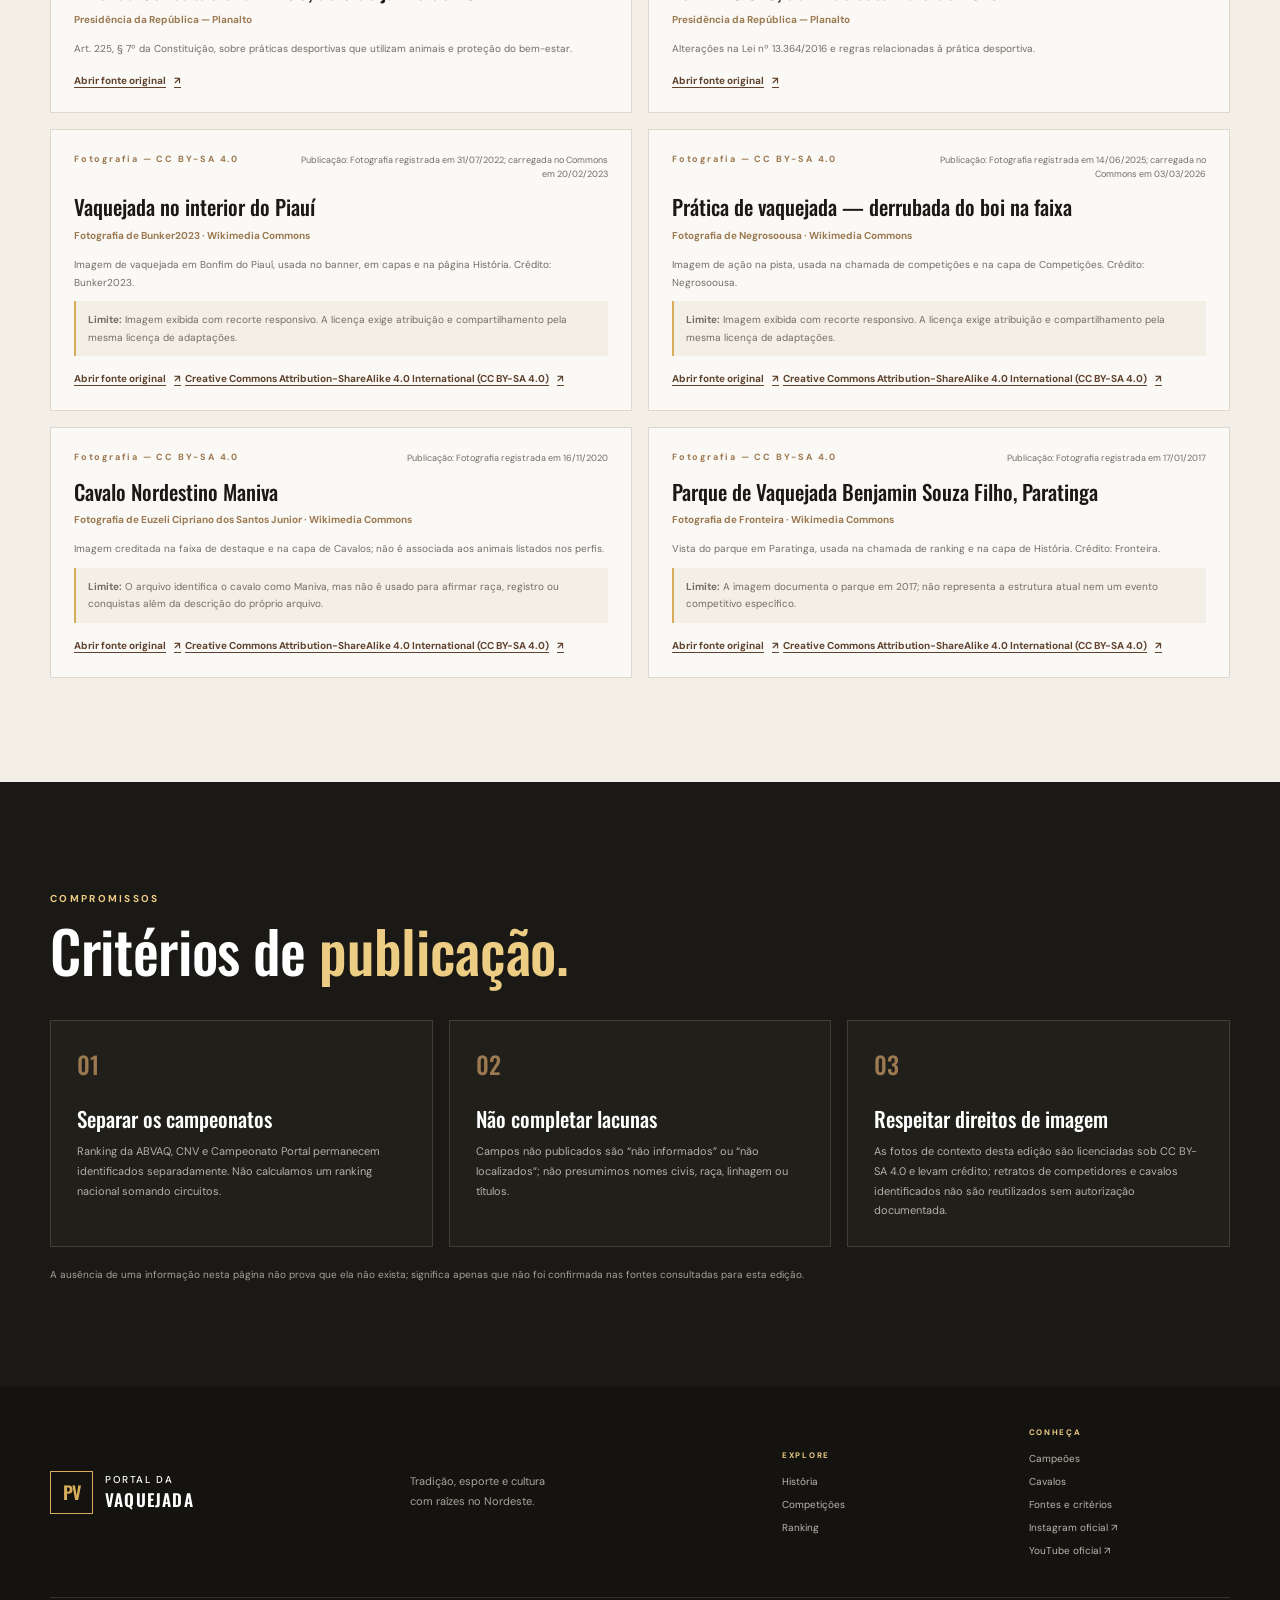
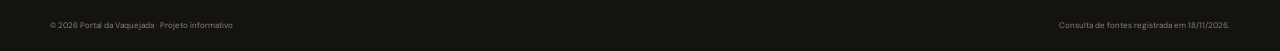
<file: fontes.html>
<!doctype html>
<html lang="pt-BR">
<head>
  <meta charset="utf-8"><meta name="viewport" content="width=device-width, initial-scale=1"><meta name="theme-color" content="#181714">
  <meta name="description" content="Fontes primárias, artigos acadêmicos e legislação usados pelo Portal da Vaquejada, com datas e limites de cada referência.">
  <title>Fontes e critérios — Portal da Vaquejada</title>
  <link rel="preconnect" href="https://fonts.googleapis.com"><link rel="preconnect" href="https://fonts.gstatic.com" crossorigin>
  <link href="https://fonts.googleapis.com/css2?family=DM+Sans:wght@400;500;600;700&family=Oswald:wght@400;500;600;700&display=swap" rel="stylesheet">
  <link rel="stylesheet" href="css/style.css"><script src="js/script.js" defer></script>
</head>
<body>
  <a class="skip-link" href="#conteudo">Pular para o conteúdo</a>
  <header class="site-header"><div class="header-inner"><a class="brand" href="index.html" aria-label="Portal da Vaquejada, início"><span class="brand-mark" aria-hidden="true">PV</span><span class="brand-copy"><strong>PORTAL DA</strong><b>VAQUEJADA</b></span></a><button class="menu-toggle" type="button" aria-expanded="false" aria-controls="primary-nav" aria-label="Abrir menu"><span></span><span></span><span></span></button><nav class="primary-nav" id="primary-nav" aria-label="Navegação principal"><a href="index.html">Início</a><a href="historia.html">História</a><a href="competicoes.html">Competições</a><a href="ranking.html">Ranking</a><a href="campeoes.html">Campeões</a><a href="cavalos.html">Cavalos</a><a class="active" aria-current="page" href="fontes.html">Fontes</a></nav></div></header>
  <main id="conteudo">
    <section class="page-hero sources-hero"><div class="page-hero-image"></div><div class="page-hero-shade"></div><div class="wrap page-hero-content"><span class="eyebrow eyebrow-light">Transparência editorial</span><h1>FONTES E<br><em>CRITÉRIOS.</em></h1><p>O que sabemos, de onde veio e o que a documentação consultada não permite afirmar.</p></div><a class="photo-credit hero-photo-credit" href="#source-section">Foto: Bunker2023 · CC BY-SA 4.0 <span aria-hidden="true">↗</span></a></section>
    <section class="section-pad"><div class="wrap sources-intro"><div><span class="eyebrow">Consulta registrada</span><h2>Referências<br><em>verificáveis.</em></h2></div><div><p class="lead">A consulta que fundamenta esta versão foi realizada em 18/11/2026. Dados de ranking, calendário e resultados são snapshots locais, não uma API nem atualização automática.</p><p>Fontes oficiais podem alterar conteúdo, acesso e URLs. A data de publicação aparece quando informada pela fonte; datas relativas sem data absoluta são identificadas como tal.</p></div></div></section>
    <section class="section-pad source-section" id="source-section"><div class="wrap">
      <div class="section-heading"><div><span class="eyebrow">Fontes citadas no portal</span><h2>Origem de cada <em>informação.</em></h2></div></div>
      <div id="sources-status" class="data-status" role="status" aria-live="polite">Carregando referências…</div>
      <div id="source-list" class="source-list"></div>
    </div></section>
    <section class="dark-section section-pad"><div class="wrap"><div class="section-heading heading-light"><div><span class="eyebrow eyebrow-light">Compromissos</span><h2>Critérios de <em>publicação.</em></h2></div></div>
      <div class="steps-grid steps-grid-dark"><article class="step-card"><span>01</span><h3>Separar os campeonatos</h3><p>Ranking da ABVAQ, CNV e Campeonato Portal permanecem identificados separadamente. Não calculamos um ranking nacional somando circuitos.</p></article><article class="step-card"><span>02</span><h3>Não completar lacunas</h3><p>Campos não publicados são “não informados” ou “não localizados”; não presumimos nomes civis, raça, linhagem ou títulos.</p></article><article class="step-card"><span>03</span><h3>Respeitar direitos de imagem</h3><p>As fotos de contexto desta edição são licenciadas sob CC BY-SA 4.0 e levam crédito; retratos de competidores e cavalos identificados não são reutilizados sem autorização documentada.</p></article></div>
      <p class="data-disclaimer">A ausência de uma informação nesta página não prova que ela não exista; significa apenas que não foi confirmada nas fontes consultadas para esta edição.</p>
    </div></section>
  </main>
  <footer class="site-footer"><div class="wrap footer-main"><a class="brand brand-footer" href="index.html"><span class="brand-mark" aria-hidden="true">PV</span><span class="brand-copy"><strong>PORTAL DA</strong><b>VAQUEJADA</b></span></a><p>Tradição, esporte e cultura<br>com raízes no Nordeste.</p><div class="footer-nav"><span>EXPLORE</span><a href="historia.html">História</a><a href="competicoes.html">Competições</a><a href="ranking.html">Ranking</a></div><div class="footer-nav"><span>CONHEÇA</span><a href="campeoes.html">Campeões</a><a href="cavalos.html">Cavalos</a><a href="fontes.html">Fontes e critérios</a><a href="https://www.instagram.com/portalvaquejada" target="_blank" rel="noopener noreferrer">Instagram oficial ↗</a><a href="https://www.youtube.com/c/PortalVaquejadaOficial" target="_blank" rel="noopener noreferrer">YouTube oficial ↗</a></div></div><div class="wrap footer-bottom"><span>© 2026 Portal da Vaquejada · Projeto informativo</span><span>Consulta de fontes registrada em 18/11/2026.</span></div></footer>
  <button class="back-to-top" type="button" aria-label="Voltar ao topo">↑</button>
</body>
</html>
</file>
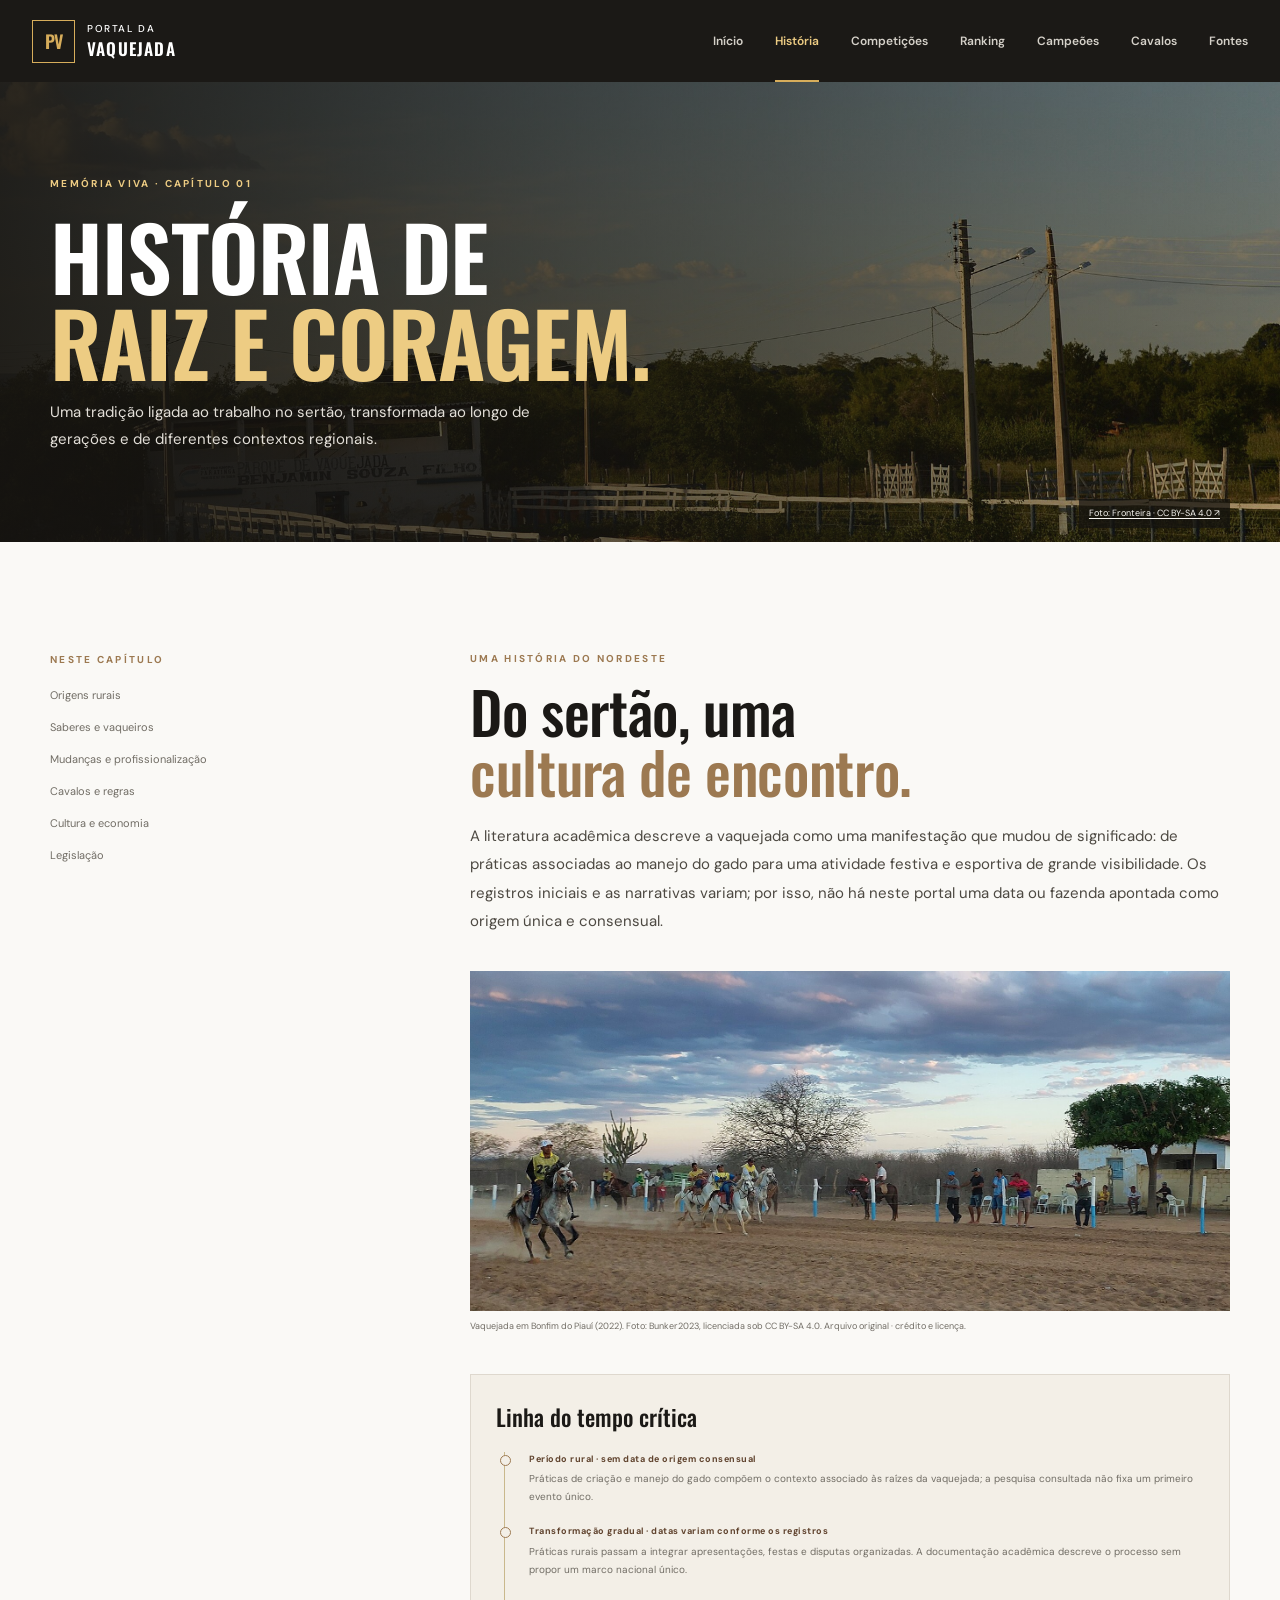
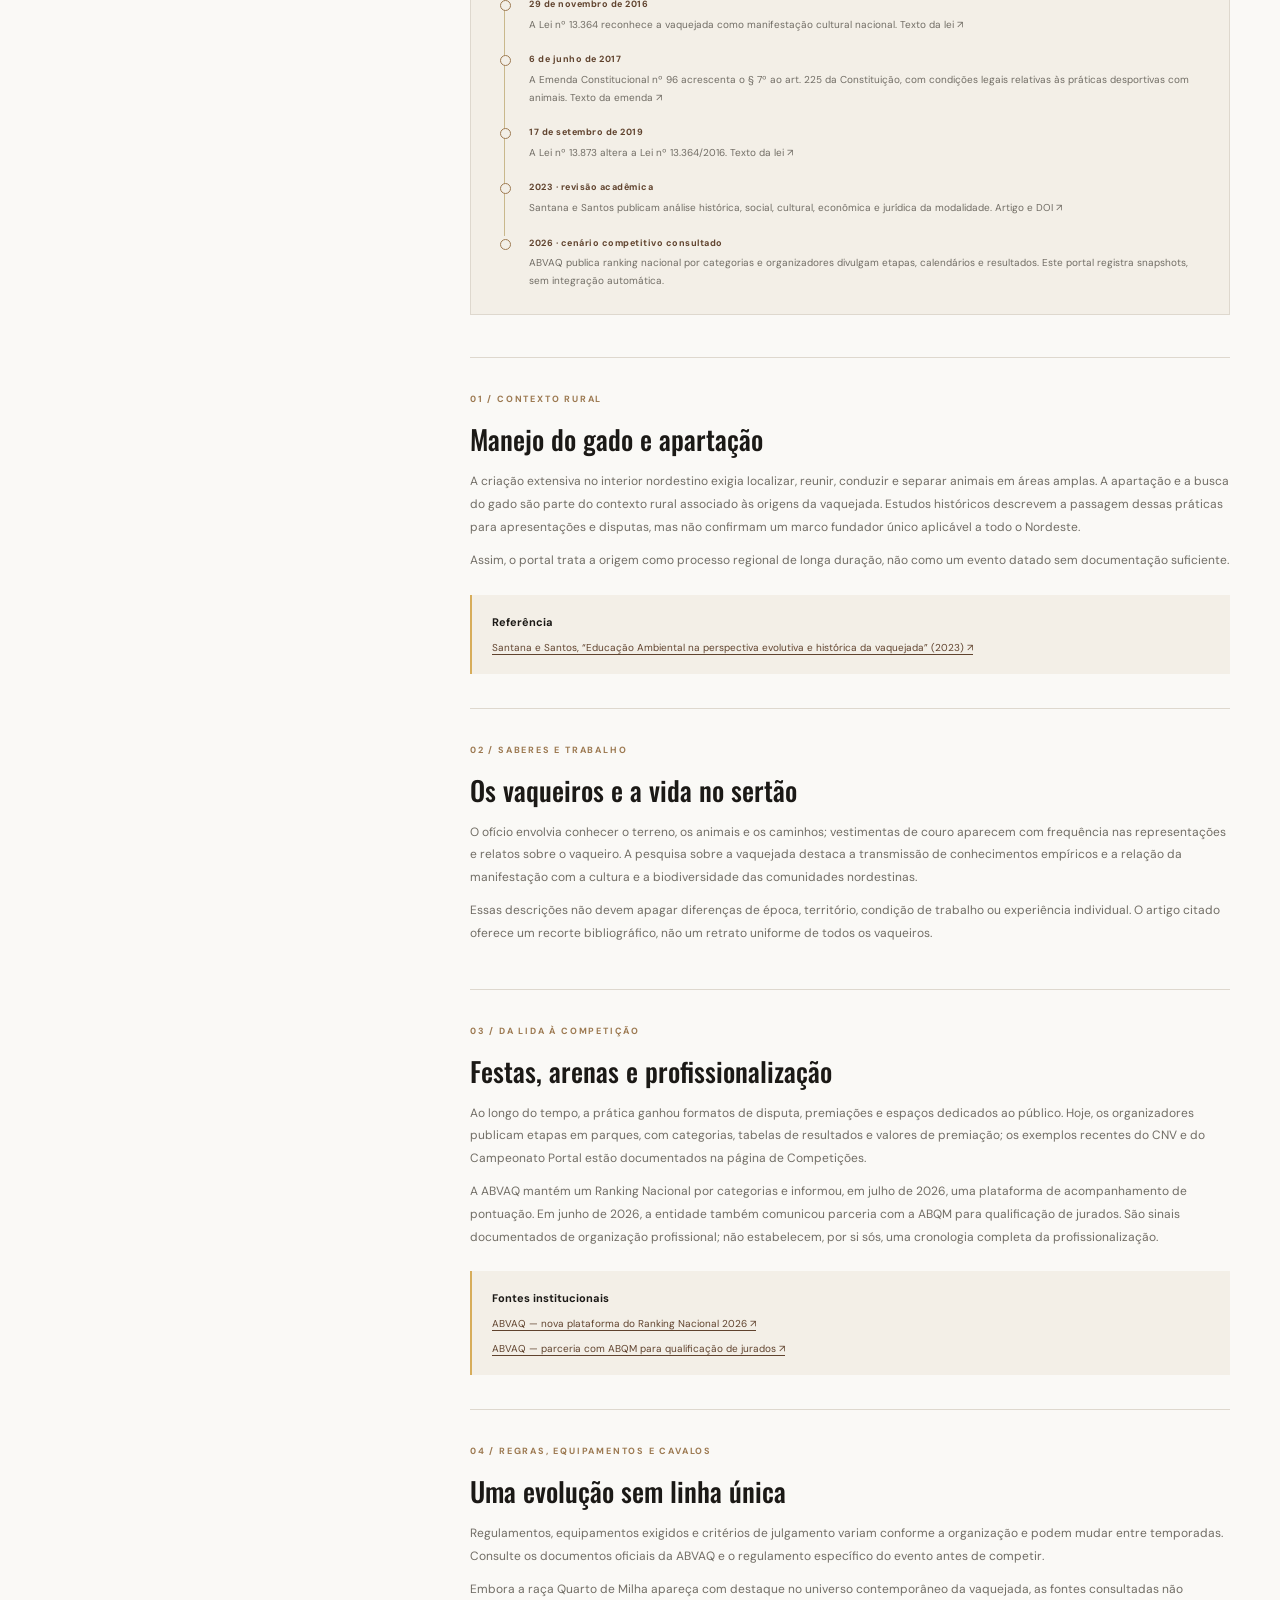
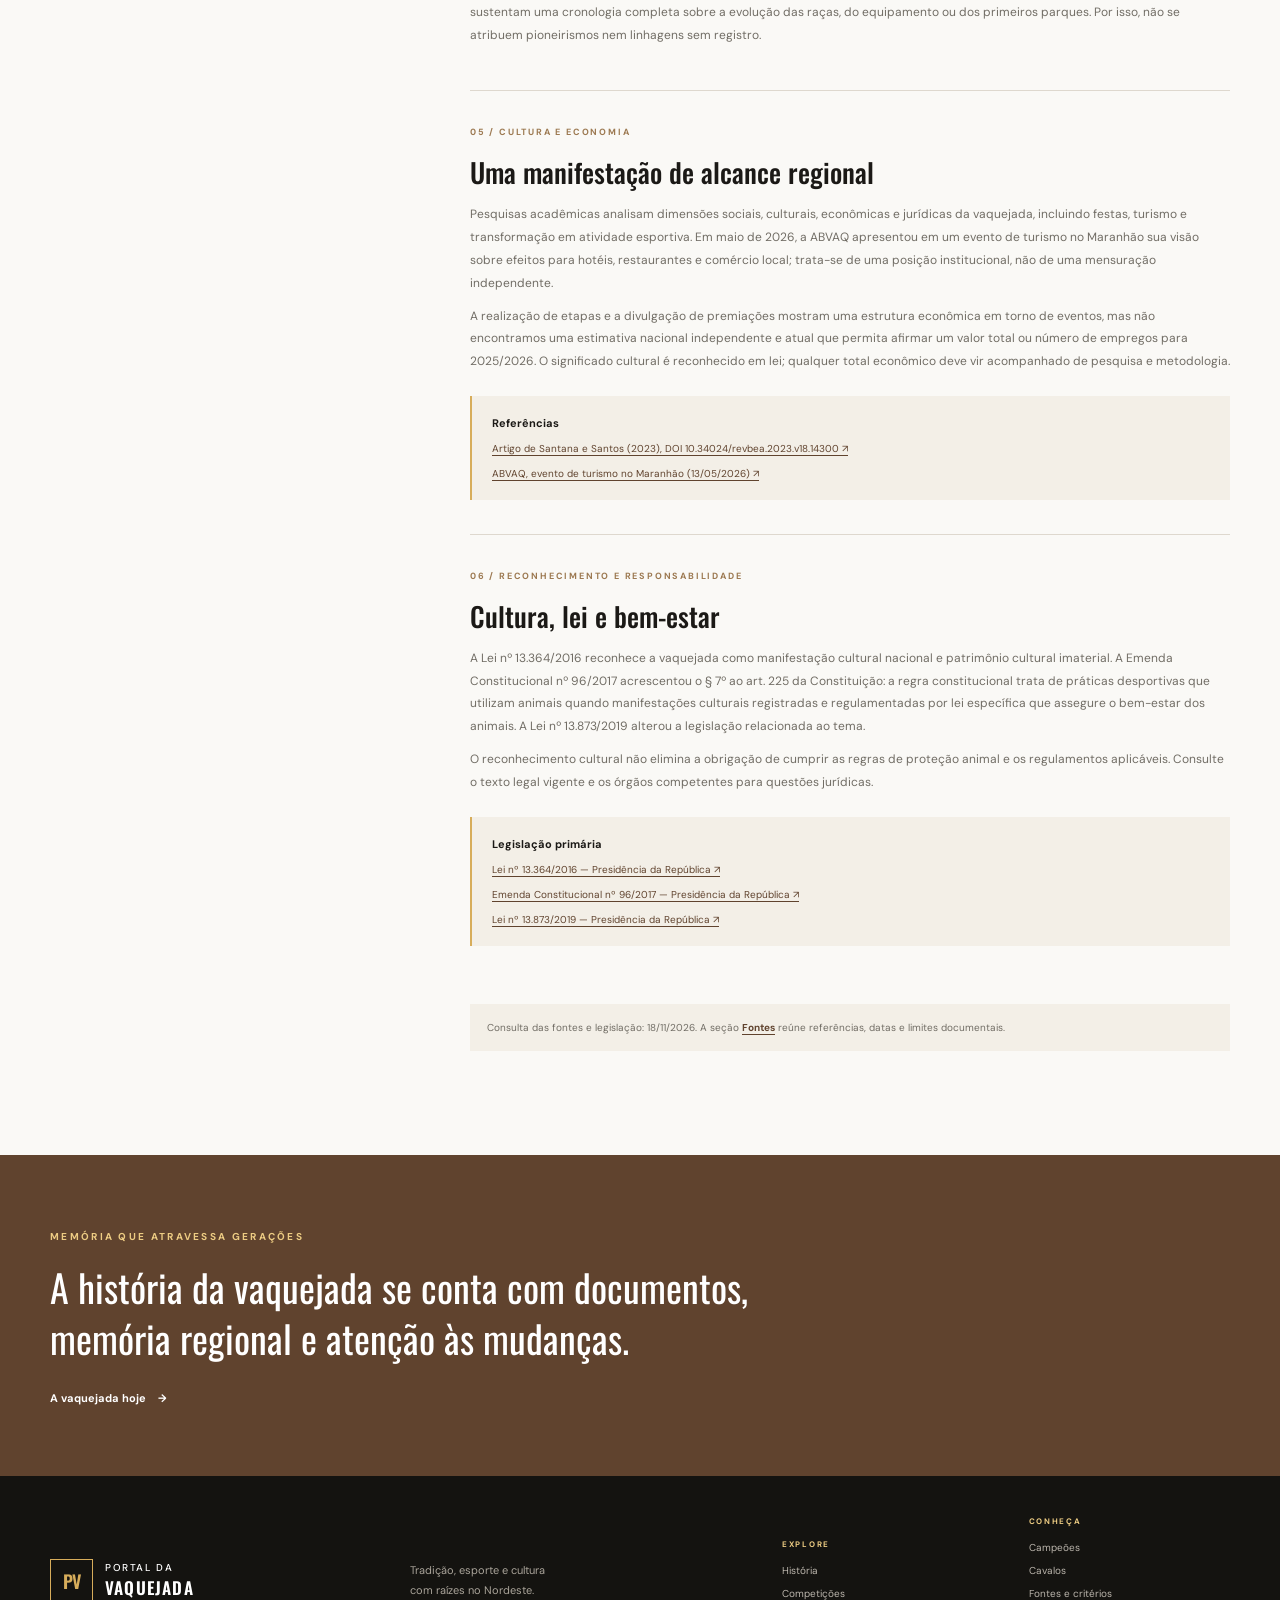
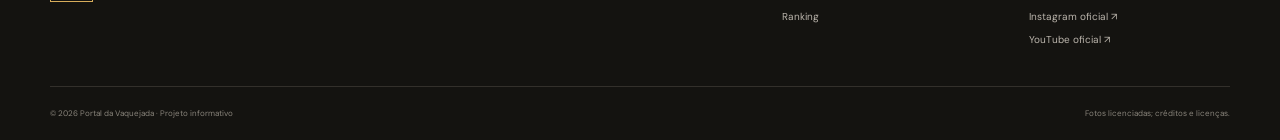
<file: historia.html>
<!doctype html>
<html lang="pt-BR">
<head>
  <meta charset="utf-8"><meta name="viewport" content="width=device-width, initial-scale=1"><meta name="theme-color" content="#181714">
  <meta name="description" content="Origens rurais, transformação esportiva, reconhecimento legal e contexto histórico da vaquejada nordestina.">
  <title>História da Vaquejada — Portal da Vaquejada</title>
  <link rel="preconnect" href="https://fonts.googleapis.com"><link rel="preconnect" href="https://fonts.gstatic.com" crossorigin>
  <link href="https://fonts.googleapis.com/css2?family=DM+Sans:wght@400;500;600;700&family=Oswald:wght@400;500;600;700&display=swap" rel="stylesheet">
  <link rel="stylesheet" href="css/style.css"><script src="js/script.js" defer></script>
</head>
<body>
  <a class="skip-link" href="#conteudo">Pular para o conteúdo</a>
  <header class="site-header"><div class="header-inner">
    <a class="brand" href="index.html" aria-label="Portal da Vaquejada, início"><span class="brand-mark" aria-hidden="true">PV</span><span class="brand-copy"><strong>PORTAL DA</strong><b>VAQUEJADA</b></span></a>
    <button class="menu-toggle" type="button" aria-expanded="false" aria-controls="primary-nav" aria-label="Abrir menu"><span></span><span></span><span></span></button>
    <nav class="primary-nav" id="primary-nav" aria-label="Navegação principal"><a href="index.html">Início</a><a class="active" aria-current="page" href="historia.html">História</a><a href="competicoes.html">Competições</a><a href="ranking.html">Ranking</a><a href="campeoes.html">Campeões</a><a href="cavalos.html">Cavalos</a><a href="fontes.html">Fontes</a></nav>
  </div></header>
  <main id="conteudo">
    <section class="page-hero history-hero"><div class="page-hero-image"></div><div class="page-hero-shade"></div><div class="wrap page-hero-content"><span class="eyebrow eyebrow-light">Memória viva · Capítulo 01</span><h1>HISTÓRIA DE<br><em>RAIZ E CORAGEM.</em></h1><p>Uma tradição ligada ao trabalho no sertão, transformada ao longo de gerações e de diferentes contextos regionais.</p></div><a class="photo-credit hero-photo-credit" href="fontes.html#source-section">Foto: Fronteira · CC BY-SA 4.0 <span aria-hidden="true">↗</span></a></section>
    <section class="section-pad"><div class="wrap article-layout">
      <aside class="article-aside"><span class="eyebrow">Neste capítulo</span><a href="#origens">Origens rurais</a><a href="#vaqueiros">Saberes e vaqueiros</a><a href="#transformacao">Mudanças e profissionalização</a><a href="#cavalos">Cavalos e regras</a><a href="#cultura">Cultura e economia</a><a href="#legislacao">Legislação</a></aside>
      <div class="editorial"><span class="eyebrow">Uma história do Nordeste</span><h2>Do sertão, uma<br><em>cultura de encontro.</em></h2>
        <p class="lead">A literatura acadêmica descreve a vaquejada como uma manifestação que mudou de significado: de práticas associadas ao manejo do gado para uma atividade festiva e esportiva de grande visibilidade. Os registros iniciais e as narrativas variam; por isso, não há neste portal uma data ou fazenda apontada como origem única e consensual.</p>
        <figure class="editorial-image"><img src="img/vaquejada-piaui.jpg" alt="Vaquejada em Bonfim do Piauí, fotografada em 2022" loading="lazy" decoding="async"><figcaption>Vaquejada em Bonfim do Piauí (2022). Foto: Bunker2023, licenciada sob CC BY-SA 4.0. <a href="https://commons.wikimedia.org/wiki/File:Vaquejada_no_interior_do_Piau%C3%AD.jpg" target="_blank" rel="noopener noreferrer">Arquivo original</a> · <a href="fontes.html#source-section">crédito e licença</a>.</figcaption></figure>
        <section class="timeline-panel" aria-labelledby="timeline-heading"><h3 id="timeline-heading">Linha do tempo crítica</h3><ol class="timeline-list">
          <li><time>Período rural · sem data de origem consensual</time>Práticas de criação e manejo do gado compõem o contexto associado às raízes da vaquejada; a pesquisa consultada não fixa um primeiro evento único.</li>
          <li><time>Transformação gradual · datas variam conforme os registros</time>Práticas rurais passam a integrar apresentações, festas e disputas organizadas. A documentação acadêmica descreve o processo sem propor um marco nacional único.</li>
          <li><time>29 de novembro de 2016</time>A Lei nº 13.364 reconhece a vaquejada como manifestação cultural nacional. <a href="https://www.planalto.gov.br/ccivil_03/_ato2015-2018/2016/lei/l13364.htm" target="_blank" rel="noopener noreferrer">Texto da lei ↗</a></li>
          <li><time>6 de junho de 2017</time>A Emenda Constitucional nº 96 acrescenta o § 7º ao art. 225 da Constituição, com condições legais relativas às práticas desportivas com animais. <a href="https://www.planalto.gov.br/ccivil_03/constituicao/emendas/emc/emc96.htm" target="_blank" rel="noopener noreferrer">Texto da emenda ↗</a></li>
          <li><time>17 de setembro de 2019</time>A Lei nº 13.873 altera a Lei nº 13.364/2016. <a href="https://www.planalto.gov.br/ccivil_03/_ato2019-2022/2019/lei/l13873.htm" target="_blank" rel="noopener noreferrer">Texto da lei ↗</a></li>
          <li><time>2023 · revisão acadêmica</time>Santana e Santos publicam análise histórica, social, cultural, econômica e jurídica da modalidade. <a href="https://doi.org/10.34024/revbea.2023.v18.14300" target="_blank" rel="noopener noreferrer">Artigo e DOI ↗</a></li>
          <li><time>2026 · cenário competitivo consultado</time>ABVAQ publica ranking nacional por categorias e organizadores divulgam etapas, calendários e resultados. Este portal registra snapshots, sem integração automática.</li>
        </ol></section>
        <article id="origens" class="story-block"><span class="story-number">01 / CONTEXTO RURAL</span><h3>Manejo do gado e apartação</h3><p>A criação extensiva no interior nordestino exigia localizar, reunir, conduzir e separar animais em áreas amplas. A apartação e a busca do gado são parte do contexto rural associado às origens da vaquejada. Estudos históricos descrevem a passagem dessas práticas para apresentações e disputas, mas não confirmam um marco fundador único aplicável a todo o Nordeste.</p><p>Assim, o portal trata a origem como processo regional de longa duração, não como um evento datado sem documentação suficiente.</p><div class="source-box"><strong>Referência</strong><a href="https://doi.org/10.34024/revbea.2023.v18.14300" target="_blank" rel="noopener noreferrer">Santana e Santos, “Educação Ambiental na perspectiva evolutiva e histórica da vaquejada” (2023) ↗</a></div></article>
        <article id="vaqueiros" class="story-block"><span class="story-number">02 / SABERES E TRABALHO</span><h3>Os vaqueiros e a vida no sertão</h3><p>O ofício envolvia conhecer o terreno, os animais e os caminhos; vestimentas de couro aparecem com frequência nas representações e relatos sobre o vaqueiro. A pesquisa sobre a vaquejada destaca a transmissão de conhecimentos empíricos e a relação da manifestação com a cultura e a biodiversidade das comunidades nordestinas.</p><p>Essas descrições não devem apagar diferenças de época, território, condição de trabalho ou experiência individual. O artigo citado oferece um recorte bibliográfico, não um retrato uniforme de todos os vaqueiros.</p></article>
        <article id="transformacao" class="story-block"><span class="story-number">03 / DA LIDA À COMPETIÇÃO</span><h3>Festas, arenas e profissionalização</h3><p>Ao longo do tempo, a prática ganhou formatos de disputa, premiações e espaços dedicados ao público. Hoje, os organizadores publicam etapas em parques, com categorias, tabelas de resultados e valores de premiação; os exemplos recentes do CNV e do Campeonato Portal estão documentados na página de <a href="competicoes.html">Competições</a>.</p><p>A ABVAQ mantém um Ranking Nacional por categorias e informou, em julho de 2026, uma plataforma de acompanhamento de pontuação. Em junho de 2026, a entidade também comunicou parceria com a ABQM para qualificação de jurados. São sinais documentados de organização profissional; não estabelecem, por si sós, uma cronologia completa da profissionalização.</p><div class="source-box"><strong>Fontes institucionais</strong><a href="https://abvaq.com.br/noticias/ranking-nacional-abvaq-2026-ganha-nova-plataforma-e-amplia-experiencia-para-os-competidores" target="_blank" rel="noopener noreferrer">ABVAQ — nova plataforma do Ranking Nacional 2026 ↗</a><a href="https://abvaq.com.br/noticias/abvaq-e-abqm-fortalecem-parceria-para-qualificacao-e-ampliacao-do-quadro-de-jurados-da-vaquejada" target="_blank" rel="noopener noreferrer">ABVAQ — parceria com ABQM para qualificação de jurados ↗</a></div></article>
        <article id="cavalos" class="story-block"><span class="story-number">04 / REGRAS, EQUIPAMENTOS E CAVALOS</span><h3>Uma evolução sem linha única</h3><p>Regulamentos, equipamentos exigidos e critérios de julgamento variam conforme a organização e podem mudar entre temporadas. Consulte os <a href="https://abvaq.com.br/conteudos/documentos-oficiais" target="_blank" rel="noopener noreferrer">documentos oficiais da ABVAQ</a> e o regulamento específico do evento antes de competir.</p><p>Embora a raça Quarto de Milha apareça com destaque no universo contemporâneo da vaquejada, as fontes consultadas não sustentam uma cronologia completa sobre a evolução das raças, do equipamento ou dos primeiros parques. Por isso, não se atribuem pioneirismos nem linhagens sem registro.</p></article>
        <article id="cultura" class="story-block"><span class="story-number">05 / CULTURA E ECONOMIA</span><h3>Uma manifestação de alcance regional</h3><p>Pesquisas acadêmicas analisam dimensões sociais, culturais, econômicas e jurídicas da vaquejada, incluindo festas, turismo e transformação em atividade esportiva. Em maio de 2026, a ABVAQ apresentou em um evento de turismo no Maranhão sua visão sobre efeitos para hotéis, restaurantes e comércio local; trata-se de uma posição institucional, não de uma mensuração independente.</p><p>A realização de etapas e a divulgação de premiações mostram uma estrutura econômica em torno de eventos, mas não encontramos uma estimativa nacional independente e atual que permita afirmar um valor total ou número de empregos para 2025/2026. O significado cultural é reconhecido em lei; qualquer total econômico deve vir acompanhado de pesquisa e metodologia.</p><div class="source-box"><strong>Referências</strong><a href="https://doi.org/10.34024/revbea.2023.v18.14300" target="_blank" rel="noopener noreferrer">Artigo de Santana e Santos (2023), DOI 10.34024/revbea.2023.v18.14300 ↗</a><a href="https://abvaq.com.br/noticias/abvaq-destaca-forca-da-vaquejada-durante-evento-de-turismo-no-maranhao" target="_blank" rel="noopener noreferrer">ABVAQ, evento de turismo no Maranhão (13/05/2026) ↗</a></div></article>
        <article id="legislacao" class="story-block legislation-block"><span class="story-number">06 / RECONHECIMENTO E RESPONSABILIDADE</span><h3>Cultura, lei e bem-estar</h3><p>A Lei nº 13.364/2016 reconhece a vaquejada como manifestação cultural nacional e patrimônio cultural imaterial. A Emenda Constitucional nº 96/2017 acrescentou o § 7º ao art. 225 da Constituição: a regra constitucional trata de práticas desportivas que utilizam animais quando manifestações culturais registradas e regulamentadas por lei específica que assegure o bem-estar dos animais. A Lei nº 13.873/2019 alterou a legislação relacionada ao tema.</p><p>O reconhecimento cultural não elimina a obrigação de cumprir as regras de proteção animal e os regulamentos aplicáveis. Consulte o texto legal vigente e os órgãos competentes para questões jurídicas.</p>
          <div class="source-box"><strong>Legislação primária</strong><a href="https://www.planalto.gov.br/ccivil_03/_ato2015-2018/2016/lei/l13364.htm" target="_blank" rel="noopener noreferrer">Lei nº 13.364/2016 — Presidência da República ↗</a><a href="https://www.planalto.gov.br/ccivil_03/constituicao/emendas/emc/emc96.htm" target="_blank" rel="noopener noreferrer">Emenda Constitucional nº 96/2017 — Presidência da República ↗</a><a href="https://www.planalto.gov.br/ccivil_03/_ato2019-2022/2019/lei/l13873.htm" target="_blank" rel="noopener noreferrer">Lei nº 13.873/2019 — Presidência da República ↗</a></div>
        </article>
        <p class="editorial-note">Consulta das fontes e legislação: 18/11/2026. A seção <a href="fontes.html">Fontes</a> reúne referências, datas e limites documentais.</p>
      </div>
    </div></section>
    <section class="quote-band"><div class="wrap"><span class="eyebrow eyebrow-light">Memória que atravessa gerações</span><p>A história da vaquejada se conta com documentos, memória regional e atenção às mudanças.</p><a href="competicoes.html" class="text-link text-link-light">A vaquejada hoje <span aria-hidden="true">→</span></a></div></section>
  </main>
  <footer class="site-footer"><div class="wrap footer-main"><a class="brand brand-footer" href="index.html"><span class="brand-mark" aria-hidden="true">PV</span><span class="brand-copy"><strong>PORTAL DA</strong><b>VAQUEJADA</b></span></a><p>Tradição, esporte e cultura<br>com raízes no Nordeste.</p><div class="footer-nav"><span>EXPLORE</span><a href="historia.html">História</a><a href="competicoes.html">Competições</a><a href="ranking.html">Ranking</a></div><div class="footer-nav"><span>CONHEÇA</span><a href="campeoes.html">Campeões</a><a href="cavalos.html">Cavalos</a><a href="fontes.html">Fontes e critérios</a><a href="https://www.instagram.com/portalvaquejada" target="_blank" rel="noopener noreferrer">Instagram oficial ↗</a><a href="https://www.youtube.com/c/PortalVaquejadaOficial" target="_blank" rel="noopener noreferrer">YouTube oficial ↗</a></div></div><div class="wrap footer-bottom"><span>© 2026 Portal da Vaquejada · Projeto informativo</span><span>Fotos licenciadas; <a href="fontes.html#source-section">créditos e licenças</a>.</span></div></footer>
  <button class="back-to-top" type="button" aria-label="Voltar ao topo">↑</button>
</body>
</html>
</file>
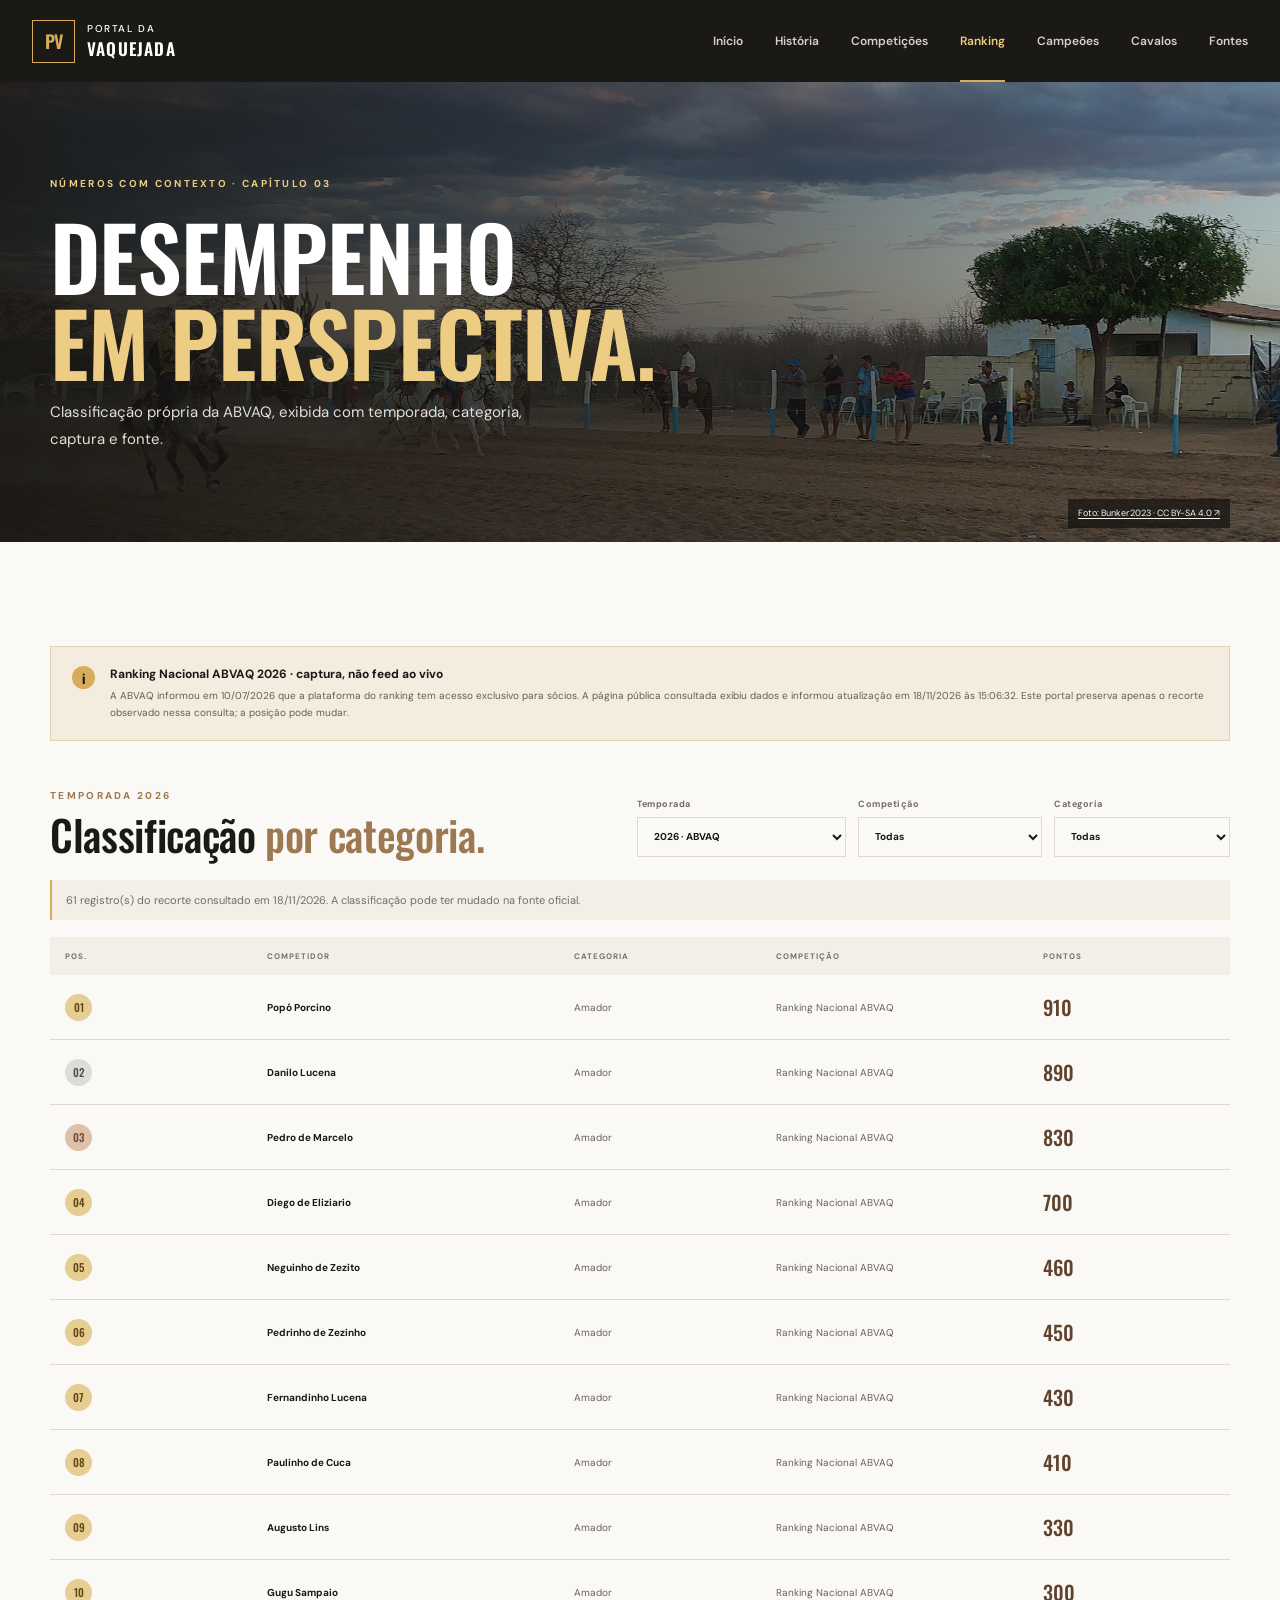
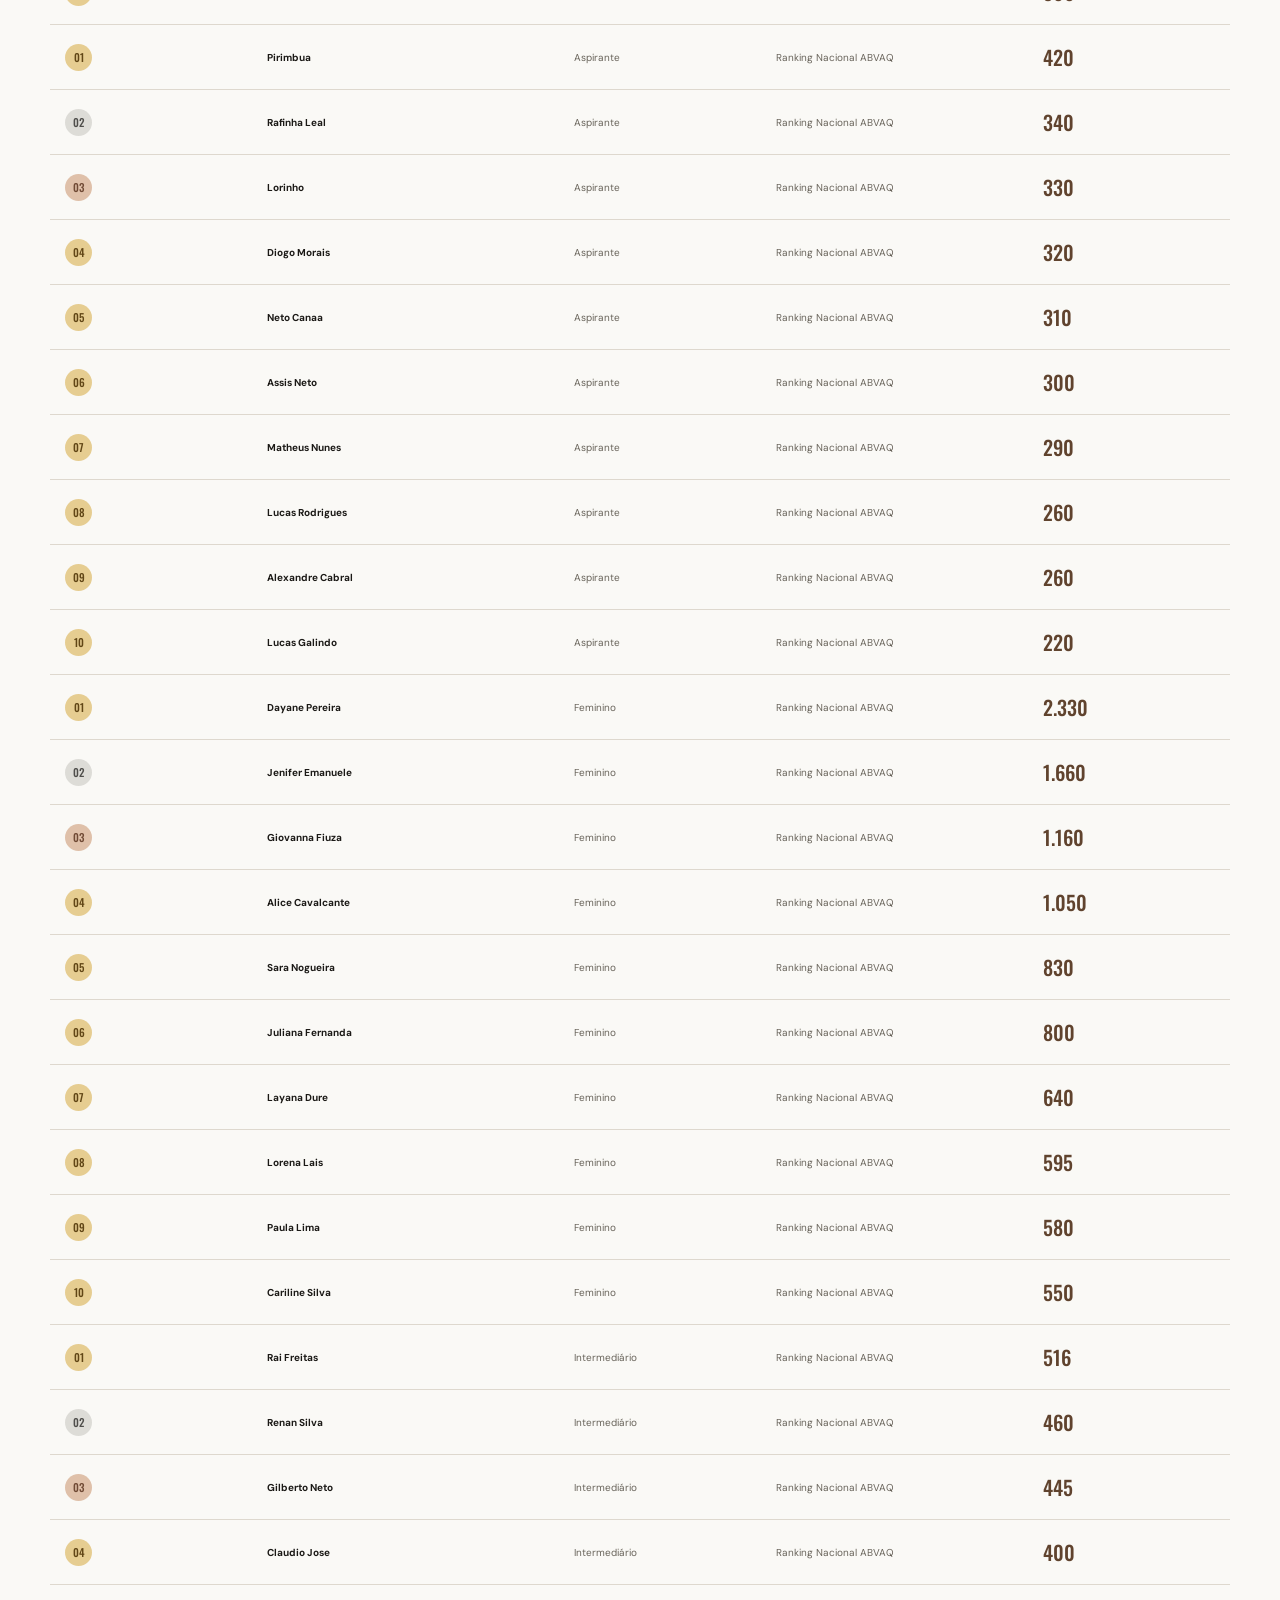
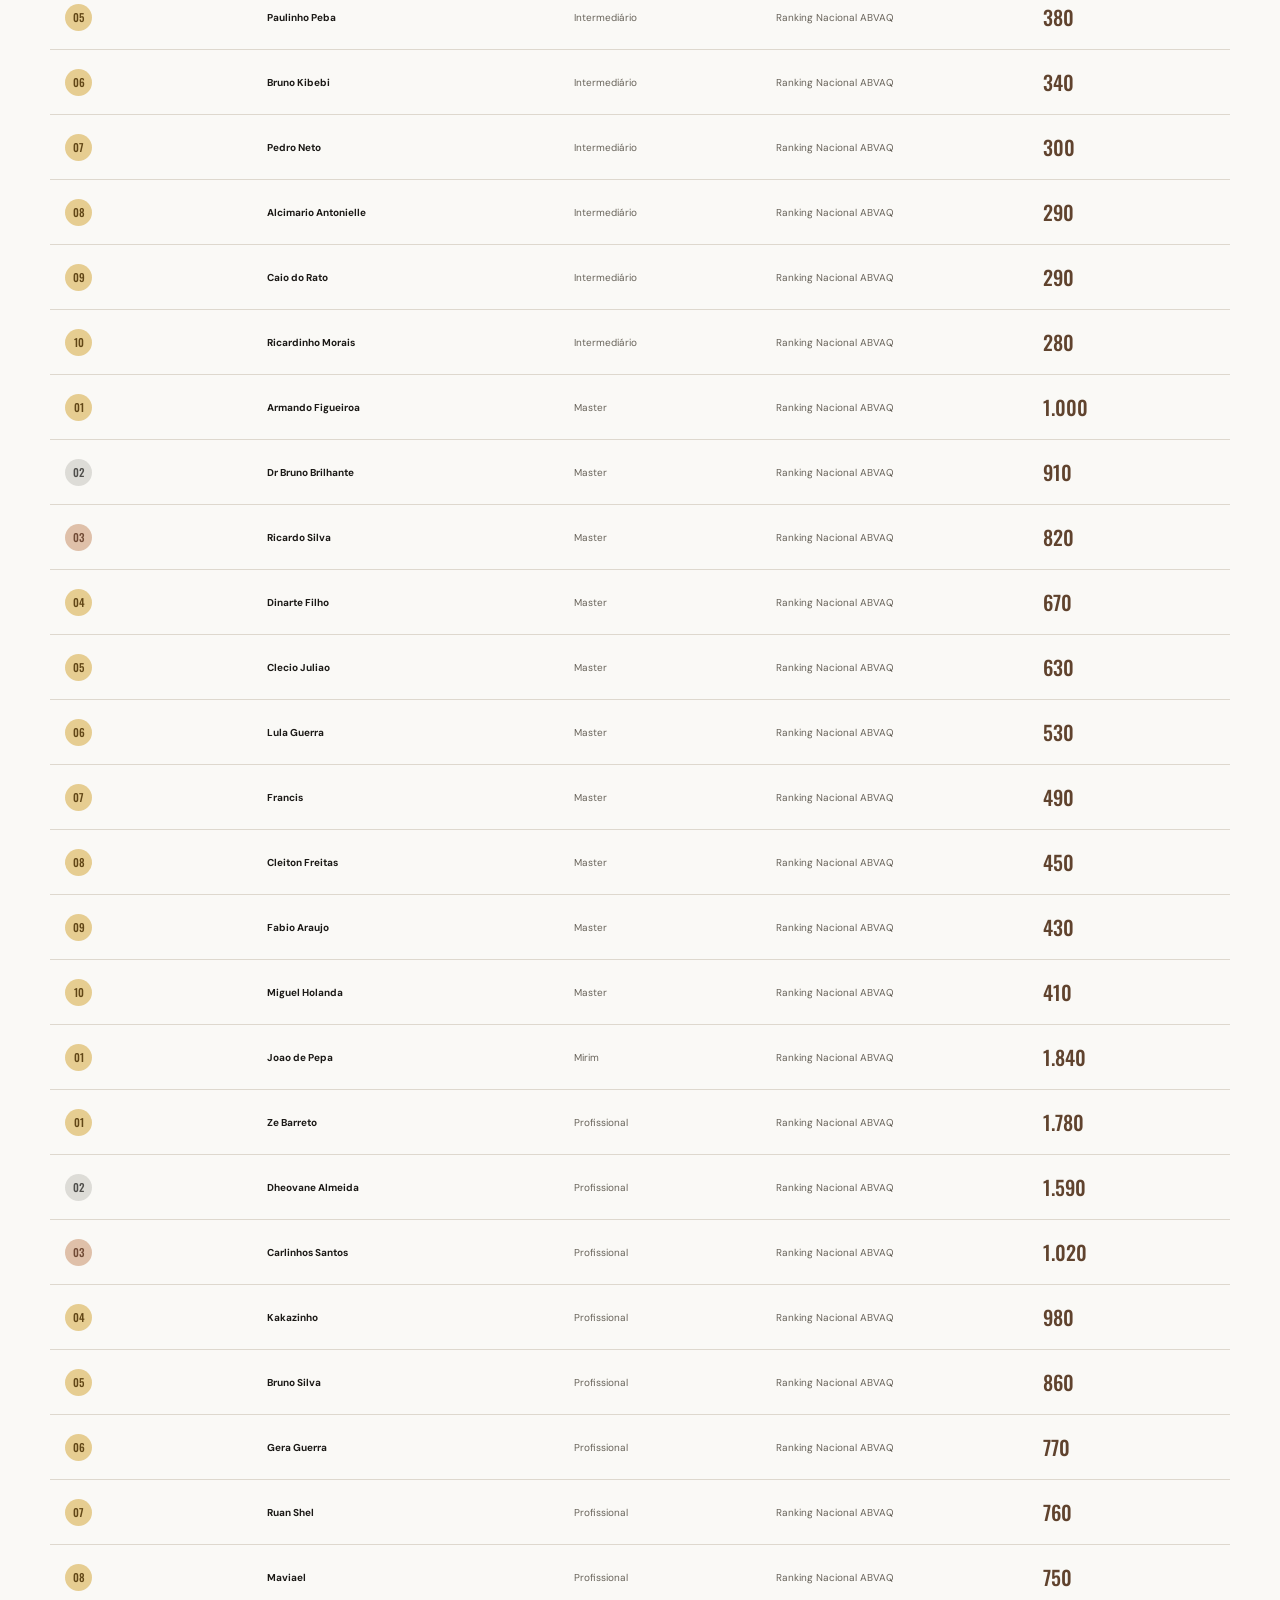
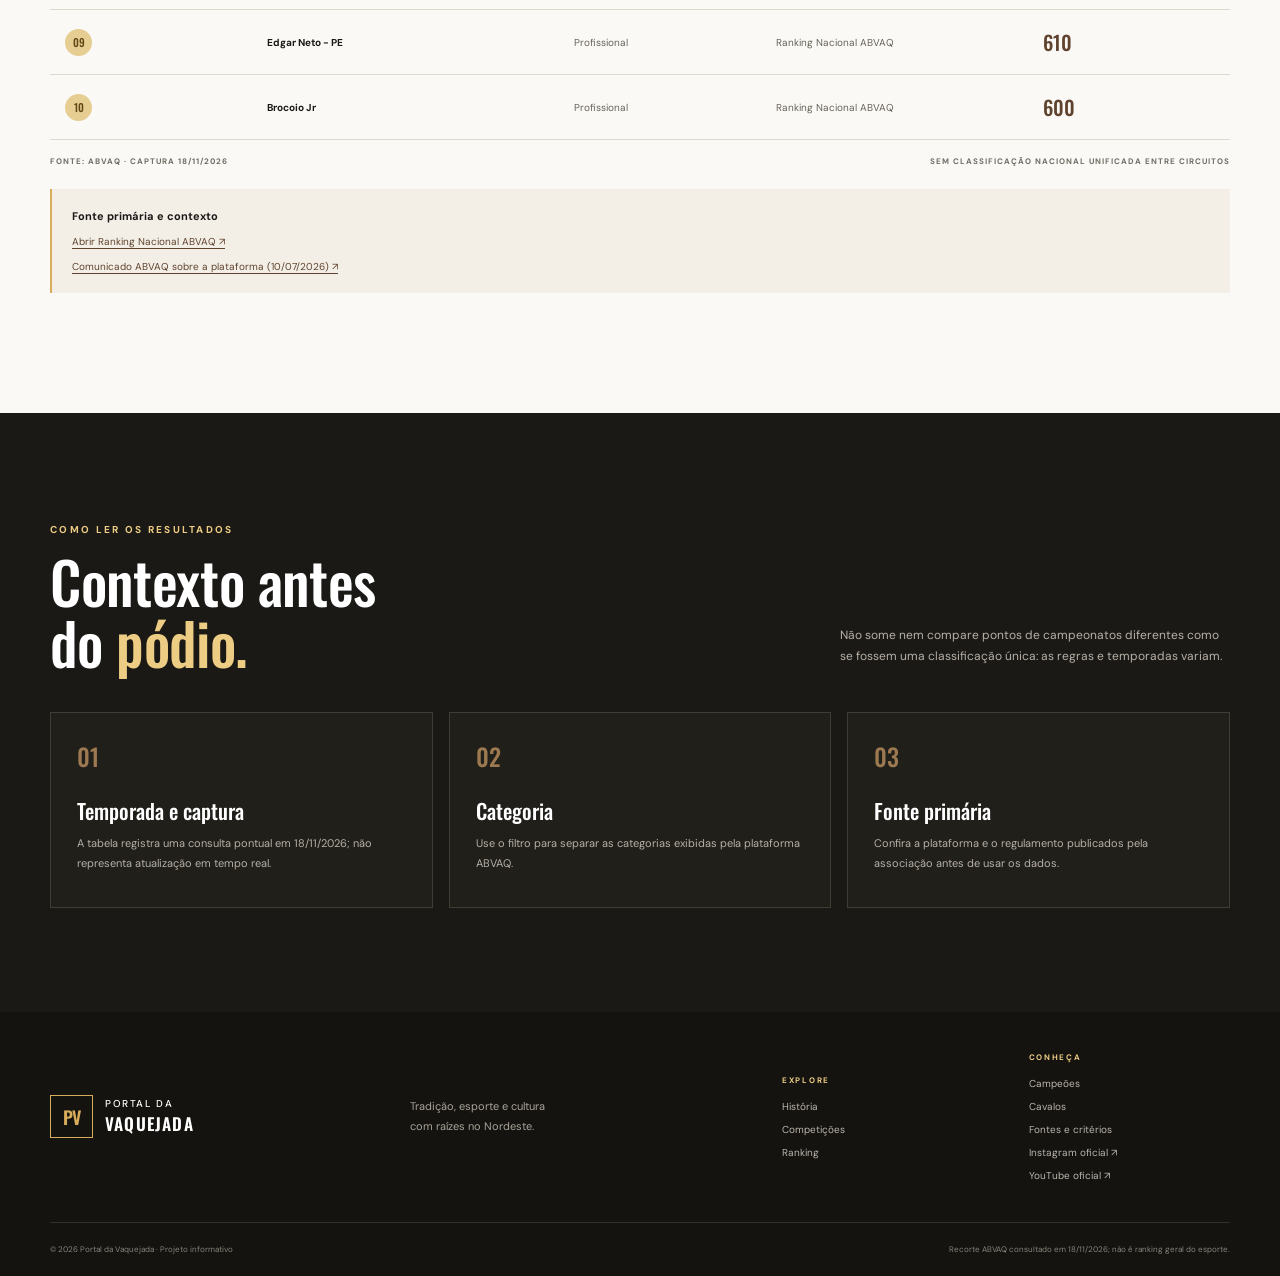
<file: ranking.html>
<!doctype html>
<html lang="pt-BR">
<head>
  <meta charset="utf-8"><meta name="viewport" content="width=device-width, initial-scale=1"><meta name="theme-color" content="#181714">
  <meta name="description" content="Recorte por categoria do Ranking Nacional ABVAQ 2026, com fonte, data e filtros.">
  <title>Ranking ABVAQ 2026 — Portal da Vaquejada</title>
  <link rel="preconnect" href="https://fonts.googleapis.com"><link rel="preconnect" href="https://fonts.gstatic.com" crossorigin>
  <link href="https://fonts.googleapis.com/css2?family=DM+Sans:wght@400;500;600;700&family=Oswald:wght@400;500;600;700&display=swap" rel="stylesheet">
  <link rel="stylesheet" href="css/style.css"><script src="js/script.js" defer></script>
</head>
<body>
  <a class="skip-link" href="#conteudo">Pular para o conteúdo</a>
  <header class="site-header"><div class="header-inner"><a class="brand" href="index.html" aria-label="Portal da Vaquejada, início"><span class="brand-mark" aria-hidden="true">PV</span><span class="brand-copy"><strong>PORTAL DA</strong><b>VAQUEJADA</b></span></a><button class="menu-toggle" type="button" aria-expanded="false" aria-controls="primary-nav" aria-label="Abrir menu"><span></span><span></span><span></span></button><nav class="primary-nav" id="primary-nav" aria-label="Navegação principal"><a href="index.html">Início</a><a href="historia.html">História</a><a href="competicoes.html">Competições</a><a class="active" aria-current="page" href="ranking.html">Ranking</a><a href="campeoes.html">Campeões</a><a href="cavalos.html">Cavalos</a><a href="fontes.html">Fontes</a></nav></div></header>
  <main id="conteudo">
    <section class="page-hero ranking-hero"><div class="page-hero-image"></div><div class="page-hero-shade"></div><div class="wrap page-hero-content"><span class="eyebrow eyebrow-light">Números com contexto · Capítulo 03</span><h1>DESEMPENHO<br><em>EM PERSPECTIVA.</em></h1><p>Classificação própria da ABVAQ, exibida com temporada, categoria, captura e fonte.</p></div><a class="photo-credit hero-photo-credit" href="fontes.html#source-section">Foto: Bunker2023 · CC BY-SA 4.0 <span aria-hidden="true">↗</span></a></section>
    <section class="section-pad"><div class="wrap">
      <div class="ranking-alert"><span class="alert-icon" aria-hidden="true">i</span><div><strong>Ranking Nacional ABVAQ 2026 · captura, não feed ao vivo</strong><p>A ABVAQ informou em 10/07/2026 que a plataforma do ranking tem acesso exclusivo para sócios. A página pública consultada exibiu dados e informou atualização em 18/11/2026 às 15:06:32. Este portal preserva apenas o recorte observado nessa consulta; a posição pode mudar.</p></div></div>
      <div class="ranking-toolbar"><div><span class="eyebrow">Temporada 2026</span><h2>Classificação <em>por categoria.</em></h2></div><div class="filters">
        <label for="season-filter">Temporada<select id="season-filter"><option value="2026">2026 · ABVAQ</option><option value="2025">2025 · sem captura verificada</option></select></label>
        <label for="competition-filter">Competição<select id="competition-filter"><option value="all">Todas</option><option value="abvaq">Ranking Nacional ABVAQ</option></select></label>
        <label for="category-filter">Categoria<select id="category-filter"><option value="all">Todas</option></select></label>
      </div></div>
      <div id="ranking-status" class="data-status" role="status" aria-live="polite">Carregando dados do ranking…</div>
      <div class="table-wrap"><table class="ranking-table"><caption>Recorte da classificação do Ranking Nacional ABVAQ 2026 por categoria, capturado em 18 de novembro de 2026</caption><thead><tr><th scope="col">POS.</th><th scope="col">COMPETIDOR</th><th scope="col">CATEGORIA</th><th scope="col">COMPETIÇÃO</th><th scope="col">PONTOS</th></tr></thead><tbody id="ranking-results"></tbody></table><p class="no-results" hidden>Nenhum registro disponível para esta combinação. A temporada de 2025 não foi incluída por falta de uma captura verificável neste projeto.</p></div>
      <div class="ranking-footnote"><span id="ranking-source-note">FONTE: ABVAQ · CAPTURA 18/11/2026</span><span>SEM CLASSIFICAÇÃO NACIONAL UNIFICADA ENTRE CIRCUITOS</span></div>
      <p class="source-box"><strong>Fonte primária e contexto</strong><a href="https://ranking2026.abvaq.com.br/" target="_blank" rel="noopener noreferrer">Abrir Ranking Nacional ABVAQ ↗</a><a href="https://abvaq.com.br/noticias/ranking-nacional-abvaq-2026-ganha-nova-plataforma-e-amplia-experiencia-para-os-competidores" target="_blank" rel="noopener noreferrer">Comunicado ABVAQ sobre a plataforma (10/07/2026) ↗</a></p>
    </div></section>
    <section class="dark-section section-pad"><div class="wrap"><div class="section-heading heading-light"><div><span class="eyebrow eyebrow-light">Como ler os resultados</span><h2>Contexto antes<br>do <em>pódio.</em></h2></div><p class="heading-copy">Não some nem compare pontos de campeonatos diferentes como se fossem uma classificação única: as regras e temporadas variam.</p></div>
      <div class="steps-grid steps-grid-dark"><article class="step-card"><span>01</span><h3>Temporada e captura</h3><p>A tabela registra uma consulta pontual em 18/11/2026; não representa atualização em tempo real.</p></article><article class="step-card"><span>02</span><h3>Categoria</h3><p>Use o filtro para separar as categorias exibidas pela plataforma ABVAQ.</p></article><article class="step-card"><span>03</span><h3>Fonte primária</h3><p>Confira a plataforma e o regulamento publicados pela associação antes de usar os dados.</p></article></div>
    </div></section>
  </main>
  <footer class="site-footer"><div class="wrap footer-main"><a class="brand brand-footer" href="index.html"><span class="brand-mark" aria-hidden="true">PV</span><span class="brand-copy"><strong>PORTAL DA</strong><b>VAQUEJADA</b></span></a><p>Tradição, esporte e cultura<br>com raízes no Nordeste.</p><div class="footer-nav"><span>EXPLORE</span><a href="historia.html">História</a><a href="competicoes.html">Competições</a><a href="ranking.html">Ranking</a></div><div class="footer-nav"><span>CONHEÇA</span><a href="campeoes.html">Campeões</a><a href="cavalos.html">Cavalos</a><a href="fontes.html">Fontes e critérios</a><a href="https://www.instagram.com/portalvaquejada" target="_blank" rel="noopener noreferrer">Instagram oficial ↗</a><a href="https://www.youtube.com/c/PortalVaquejadaOficial" target="_blank" rel="noopener noreferrer">YouTube oficial ↗</a></div></div><div class="wrap footer-bottom"><span>© 2026 Portal da Vaquejada · Projeto informativo</span><span>Recorte ABVAQ consultado em 18/11/2026; não é ranking geral do esporte.</span></div></footer>
  <button class="back-to-top" type="button" aria-label="Voltar ao topo">↑</button>
</body>
</html>
</file>
<file: css/style.css>
:root {
  color-scheme: light;
  --ink: #1b1916;
  --ink-soft: #282520;
  --brown: #60432e;
  --brown-light: #9c7951;
  --sand: #f3efe7;
  --paper: #faf9f6;
  --gold: #d7ad5b;
  --gold-light: #edcc83;
  --muted: #716d65;
  --line: #ded8ce;
  --white: #fff;
  --font-display: "Oswald", Impact, sans-serif;
  --font-body: "DM Sans", Arial, sans-serif;
  font-family: var(--font-body);
  color: var(--ink);
  background: var(--paper);
  scroll-behavior: smooth;
}

* { box-sizing: border-box; }
body { margin: 0; min-width: 320px; background: var(--paper); }
img { display: block; max-width: 100%; }
a { color: inherit; text-decoration: none; }
button, select { font: inherit; }
.wrap { width: min(1180px, calc(100% - 64px)); margin-inline: auto; }
.section-pad { padding-block: 104px; }
.skip-link { position: absolute; z-index: 20; top: 8px; left: 8px; padding: 12px 16px; background: var(--gold); color: var(--ink); transform: translateY(-160%); }
.skip-link:focus { transform: translateY(0); }

.site-header { position: relative; z-index: 10; height: 82px; background: var(--ink); color: var(--white); }
.header-inner { width: min(1320px, calc(100% - 64px)); height: 100%; margin: auto; display: flex; align-items: center; justify-content: space-between; gap: 30px; }
.brand { display: inline-flex; align-items: center; gap: 12px; flex: 0 0 auto; }
.brand-mark { width: 43px; height: 43px; display: grid; place-items: center; border: 1px solid var(--gold); color: var(--gold); font: 600 18px var(--font-display); letter-spacing: -1px; }
.brand-copy { display: flex; flex-direction: column; gap: 1px; line-height: 1; letter-spacing: 1.6px; }
.brand-copy strong { font: 500 10px var(--font-body); }
.brand-copy b { font: 600 17px var(--font-display); letter-spacing: 1.2px; }
.primary-nav { display: flex; align-items: center; gap: clamp(16px, 2.5vw, 35px); height: 100%; }
.primary-nav a { position: relative; display: grid; align-items: center; height: 100%; color: #d5d1c9; font-size: 12px; font-weight: 600; transition: color .2s ease; }
.primary-nav a::after { position: absolute; bottom: 0; left: 0; width: 100%; height: 2px; background: var(--gold); content: ""; transform: scaleX(0); transform-origin: left; transition: transform .2s ease; }
.primary-nav a:hover, .primary-nav a.active { color: var(--gold-light); }
.primary-nav a.active::after, .primary-nav a:hover::after { transform: scaleX(1); }
.menu-toggle { display: none; }

.hero { position: relative; min-height: 630px; height: min(730px, calc(100svh - 82px)); display: flex; align-items: center; overflow: hidden; color: var(--white); background: #373028; }
.hero-image, .hero-overlay { position: absolute; inset: 0; width: 100%; height: 100%; }
.hero-image { object-fit: cover; object-position: 40% 57%; animation: hero-reveal 1.1s ease both; }
.hero-overlay { background: linear-gradient(90deg, rgba(20,18,15,.88) 0%, rgba(20,18,15,.59) 45%, rgba(20,18,15,.08) 100%), linear-gradient(0deg, rgba(20,18,15,.38), transparent 55%); }
.hero-content { position: relative; z-index: 1; padding-block: 72px 92px; }
.eyebrow { display: inline-flex; align-items: center; gap: 10px; color: var(--brown-light); font-size: 10px; font-weight: 700; letter-spacing: 2.3px; text-transform: uppercase; }
.eyebrow-light { color: var(--gold-light); }
.eyebrow-line { width: 26px; height: 1px; background: var(--gold); }
h1, h2, h3, p, figure { margin-top: 0; }
.hero h1, .page-hero h1 { margin: 23px 0 17px; font: 600 clamp(56px, 8vw, 102px)/.98 var(--font-display); letter-spacing: -.8px; }
.hero h1 em, .page-hero h1 em { color: var(--gold-light); font-style: normal; }
.hero-content > p, .page-hero-content > p { max-width: 475px; margin-bottom: 28px; color: #e3dfd8; font-size: 15px; line-height: 1.8; }
.hero-actions { display: flex; align-items: center; gap: 28px; }
.button { min-height: 48px; display: inline-flex; align-items: center; justify-content: center; gap: 23px; padding: 0 19px; font-size: 11px; font-weight: 700; transition: transform .2s ease, background .2s ease; }
.button:hover { transform: translateY(-2px); }
.button-gold { background: var(--gold); color: var(--ink); }
.button-gold:hover { background: var(--gold-light); }
.button-dark { background: var(--ink); color: var(--white); }
.button-dark:hover { background: var(--brown); }
.text-link { display: inline-flex; align-items: center; gap: 12px; color: var(--brown); font-size: 11px; font-weight: 700; }
.text-link span, .button span, .news-card a span, .feature-copy a span { transition: transform .2s ease; }
.text-link:hover span, .button:hover span, .news-card a:hover span, .feature-copy a:hover span { transform: translateX(4px); }
.text-link-light { color: var(--white); }
.hero-note { position: absolute; bottom: 38px; display: flex; align-items: center; gap: 9px; color: #ded8ce; font-size: 9px; font-weight: 700; letter-spacing: 2px; }
.note-dot { width: 6px; height: 6px; border-radius: 50%; background: var(--gold); }
.hero-index { position: absolute; right: max(32px, calc((100% - 1180px) / 2)); bottom: 38px; display: flex; align-items: center; gap: 9px; color: #e7e1d7; font: 500 11px var(--font-display); }
.hero-index i { width: 50px; height: 1px; background: var(--gold); }
.photo-credit { position: absolute; z-index: 3; padding: 8px 10px; color: #f8f6f1; background: rgba(20, 19, 16, .72); font-size: 9px; line-height: 1.4; text-decoration: underline; text-underline-offset: 2px; }
.photo-credit:hover, .photo-credit:focus-visible { color: var(--gold-light); }
.hero-photo-credit { right: max(32px, calc((100% - 1180px) / 2)); bottom: 14px; }
.hero > .hero-photo-credit { top: 14px; right: max(32px, calc((100% - 1180px) / 2)); bottom: auto; }
@keyframes hero-reveal { from { transform: scale(1.04); opacity: .7; } to { transform: scale(1); opacity: 1; } }

h2 { margin-bottom: 20px; font: 500 clamp(38px, 5vw, 58px)/1.04 var(--font-display); letter-spacing: -.35px; }
h2 em { color: var(--brown-light); font-style: normal; }
.intro-grid { display: grid; grid-template-columns: 1fr 1fr; gap: 80px; align-items: start; }
.intro-grid h2 { margin-top: 18px; }
.intro-copy { max-width: 510px; padding-top: 13px; }
.intro-copy p, .muted-copy { color: var(--muted); font-size: 13px; line-height: 1.9; }
.intro-copy .text-link { margin-top: 13px; }
.values-row { display: grid; grid-template-columns: repeat(3, 1fr); gap: 34px; margin-top: 76px; padding-top: 26px; border-top: 1px solid var(--line); }
.value-item { display: flex; align-items: flex-start; gap: 18px; }
.value-number { color: var(--brown-light); font: 500 24px var(--font-display); }
.value-item h3 { margin: 3px 0 6px; font-size: 13px; }
.value-item p { margin: 0; color: var(--muted); font-size: 11px; }
.dark-section { color: var(--white); background: var(--ink); }
.section-heading { display: flex; justify-content: space-between; align-items: end; gap: 35px; margin-bottom: 40px; }
.section-heading h2 { margin: 13px 0 0; }
.heading-light h2 { color: var(--white); }
.heading-light h2 em { color: var(--gold-light); }
.heading-copy { width: min(390px, 44%); margin: 0 0 4px; color: #b6b0a7; font-size: 12px; line-height: 1.8; }
.feature-grid { display: grid; grid-template-columns: 1.35fr 1fr; gap: 18px; }
.feature-card { position: relative; min-height: 370px; overflow: hidden; background: #35302a; }
.feature-card img { position: absolute; width: 100%; height: 100%; object-fit: cover; transition: transform .55s ease; }
.feature-card:hover img { transform: scale(1.04); }
.feature-shade { position: absolute; inset: 0; background: linear-gradient(0deg, rgba(15,14,12,.9), rgba(15,14,12,.02) 76%); }
.feature-copy { position: absolute; right: 27px; bottom: 27px; left: 27px; }
.feature-credit { top: 12px; right: 12px; }
.tag { display: inline-block; color: var(--gold-light); font-size: 9px; font-weight: 700; letter-spacing: 1.8px; }
.tag-dark { color: var(--brown-light); }
.feature-copy h3 { max-width: 380px; margin: 12px 0 8px; font: 500 30px/1.12 var(--font-display); }
.feature-copy p { margin-bottom: 14px; color: #ded9d1; font-size: 11px; line-height: 1.7; }
.feature-copy a { display: inline-flex; align-items: center; gap: 11px; color: var(--gold-light); font-size: 10px; font-weight: 700; }
.data-disclaimer { margin: 19px 0 0; color: #a7a096; font-size: 10px; line-height: 1.7; }
.ranking-teaser { background: var(--sand); }
.teaser-grid { display: grid; grid-template-columns: .9fr 1.1fr; align-items: center; gap: 100px; }
.teaser-grid h2 { margin-top: 15px; }
.teaser-grid .muted-copy { max-width: 450px; margin-bottom: 24px; }
.teaser-table { padding: 27px 30px 19px; background: var(--white); box-shadow: 0 12px 35px rgba(34, 29, 22, .06); }
.table-caption, .ranking-footnote { display: flex; justify-content: space-between; gap: 15px; color: var(--muted); font-size: 9px; font-weight: 700; letter-spacing: 1px; }
.table-caption { padding-bottom: 17px; border-bottom: 1px solid var(--line); }
.teaser-row { min-height: 65px; display: grid; grid-template-columns: 40px 1fr auto; align-items: center; gap: 12px; border-bottom: 1px solid #eeeae3; font-size: 12px; font-weight: 600; }
.teaser-row small { display: block; margin-top: 3px; color: var(--muted); font-size: 9px; font-weight: 400; }
.teaser-row strong { color: var(--brown); font: 500 18px var(--font-display); }
.teaser-row strong small { display: inline; }
.place { color: var(--brown-light); font: 500 21px var(--font-display); }
.demo-note { margin: 16px 0 0; color: var(--muted); font-size: 9px; }
.horse-band { position: relative; min-height: 480px; display: flex; align-items: center; overflow: hidden; color: var(--white); background: var(--brown); }
.horse-band > img, .horse-band-shade { position: absolute; inset: 0; width: 100%; height: 100%; }
.horse-band > img { object-fit: cover; object-position: center 45%; }
.horse-band-shade { background: linear-gradient(90deg, rgba(23,21,17,.88), rgba(23,21,17,.3) 68%, rgba(23,21,17,.1)); }
.horse-band-content { position: relative; padding-block: 70px; }
.horse-band-credit { right: max(32px, calc((100% - 1180px) / 2)); bottom: 14px; }
.horse-band h2 { margin: 15px 0; font-size: clamp(43px, 6vw, 64px); }
.horse-band h2 em { color: var(--gold-light); }
.horse-band p { max-width: 430px; margin-bottom: 24px; color: #e5dfd5; font-size: 12px; line-height: 1.85; }
.news-section { background: var(--paper); }
.news-grid { display: grid; grid-template-columns: repeat(3, 1fr); gap: 24px; }
.news-card { position: relative; min-height: 252px; padding: 26px 26px 23px; border: 1px solid var(--line); background: var(--paper); transition: transform .25s ease, box-shadow .25s ease; }
.news-card:hover { transform: translateY(-5px); box-shadow: 0 15px 28px rgba(42, 34, 24, .08); }
.news-icon { position: absolute; top: 22px; right: 24px; color: #d6cdbd; font: 500 23px var(--font-display); }
.news-card .tag { margin-top: 3px; }
.news-card h3 { max-width: 240px; margin: 16px 0 9px; font: 500 23px/1.15 var(--font-display); }
.news-card p { margin-bottom: 14px; color: var(--muted); font-size: 11px; line-height: 1.75; }
.news-card a { display: inline-flex; align-items: center; gap: 9px; color: var(--brown); font-size: 10px; font-weight: 700; }

.page-hero { position: relative; min-height: 460px; display: flex; align-items: center; overflow: hidden; color: var(--white); background: #39322a; }
.page-hero-image { position: absolute; inset: 0; background-position: center 48%; background-size: cover; }
.page-hero-shade { position: absolute; inset: 0; background: linear-gradient(90deg, rgba(22,20,17,.9), rgba(22,20,17,.53) 60%, rgba(22,20,17,.18)), linear-gradient(0deg, rgba(22,20,17,.2), transparent); }
.history-hero .page-hero-image { background-image: url("../img/parque-benjamin-souza-filho.jpg"); }
.competition-hero .page-hero-image { background-image: url("../img/vaquejada-derrubada.jpg"); }
.ranking-hero .page-hero-image, .champions-hero .page-hero-image, .sources-hero .page-hero-image { background-image: url("../img/vaquejada-piaui.jpg"); }
.horses-hero .page-hero-image { background-image: url("../img/cavalo-maniva.jpg"); }
.page-hero-content { position: relative; z-index: 1; padding-block: 76px; }
.page-hero h1 { margin: 20px 0 15px; font-size: clamp(55px, 8vw, 88px); }
.page-hero-content > p { max-width: 485px; margin: 0; }
.article-layout { display: grid; grid-template-columns: 190px minmax(0, 760px); justify-content: space-between; gap: 60px; }
.article-aside { position: sticky; top: 25px; align-self: start; display: flex; flex-direction: column; gap: 18px; padding-top: 7px; }
.article-aside .eyebrow { margin-bottom: 4px; }
.article-aside a { color: var(--muted); font-size: 11px; transition: color .2s; }
.article-aside a:hover { color: var(--brown); }
.editorial h2 { margin: 14px 0 20px; }
.lead { color: #4d4942; font-size: 15px; line-height: 1.9; }
.editorial-image { margin: 35px 0 42px; }
.editorial-image img { width: 100%; height: 340px; object-fit: cover; }
.editorial-image figcaption { margin-top: 9px; color: var(--muted); font-size: 9px; }
.story-block { padding: 28px 0 34px; border-top: 1px solid var(--line); scroll-margin-top: 22px; }
.story-number { color: var(--brown-light); font-size: 9px; font-weight: 700; letter-spacing: 1.8px; }
.story-block h3 { margin: 12px 0 11px; font: 500 27px var(--font-display); }
.story-block p { margin-bottom: 10px; color: var(--muted); font-size: 12px; line-height: 1.9; }
.source-box { display: flex; flex-direction: column; gap: 12px; margin-top: 23px; padding: 20px; border-left: 2px solid var(--gold); background: var(--sand); }
.source-box strong { font-size: 11px; }
.source-box a { width: fit-content; color: var(--brown); font-size: 10px; text-decoration: underline; text-underline-offset: 3px; }
.quote-band { padding: 69px 0; color: var(--white); background: var(--brown); }
.quote-band p { max-width: 780px; margin: 17px 0 21px; font: 400 clamp(25px, 4vw, 38px)/1.35 var(--font-display); }
.quote-band .eyebrow { color: var(--gold-light); }

.steps-grid { display: grid; grid-template-columns: repeat(3, 1fr); gap: 16px; }
.step-card { min-height: 196px; padding: 25px 26px; border: 1px solid var(--line); background: var(--paper); }
.step-card > span { color: var(--brown-light); font: 500 24px var(--font-display); }
.step-card h3 { margin: 21px 0 8px; font: 500 21px var(--font-display); }
.step-card p { margin: 0; color: var(--muted); font-size: 11px; line-height: 1.8; }
.steps-grid-dark .step-card { border-color: #413c34; background: #211f1a; }
.steps-grid-dark .step-card h3 { color: var(--white); }
.steps-grid-dark .step-card p { color: #b6b0a7; }
.status-pill { display: inline-flex; align-items: center; gap: 8px; padding: 9px 11px; border: 1px solid #4a4337; color: #d5cec2; font-size: 8px; font-weight: 700; letter-spacing: 1px; }
.status-pill i { width: 6px; height: 6px; border-radius: 50%; background: var(--gold); }
.calendar-panel { border-top: 1px solid #49433a; }
.calendar-header { display: flex; justify-content: space-between; padding: 14px 3px; color: var(--gold-light); font-size: 9px; font-weight: 700; letter-spacing: 1.3px; }
.calendar-row { min-height: 90px; display: grid; grid-template-columns: 50px 1fr auto; align-items: center; gap: 18px; border-top: 1px solid #39352e; }
.calendar-date { color: var(--gold-light); font: 500 23px var(--font-display); }
.calendar-row h3 { margin: 0 0 5px; font: 500 18px var(--font-display); }
.calendar-row p { margin: 0; color: #b6b0a7; font-size: 10px; }
.calendar-status { color: #c8c0b4; font-size: 8px; font-weight: 700; letter-spacing: 1px; }
.venue-grid { display: grid; grid-template-columns: 1.15fr .85fr; gap: 20px; }
.venue-card { min-height: 300px; display: grid; grid-template-columns: .9fr 1.1fr; background: var(--sand); }
.venue-card > img { width: 100%; height: 100%; min-height: 300px; object-fit: cover; }
.venue-card > div { align-self: center; padding: 28px; }
.venue-card h3 { margin: 12px 0; font: 500 25px var(--font-display); }
.venue-card p { color: var(--muted); font-size: 11px; line-height: 1.8; }
.venue-card-note { display: block; padding: 31px; border: 1px solid var(--line); background: var(--paper); }
.venue-card-note h3 { margin: 14px 0; }
.venue-card-note ul, .care-card ul { margin: 0; padding: 0; list-style: none; }
.venue-card-note li, .care-card li { position: relative; margin-top: 12px; padding-left: 16px; color: var(--muted); font-size: 10px; line-height: 1.65; }
.venue-card-note li::before, .care-card li::before { position: absolute; left: 0; color: var(--brown-light); content: "—"; }

.ranking-alert { display: flex; gap: 15px; margin-bottom: 42px; padding: 19px 21px; border: 1px solid #e1d2b2; background: #f4eddf; }
.alert-icon { width: 23px; height: 23px; flex: 0 0 auto; display: grid; place-items: center; border-radius: 50%; color: var(--ink); background: var(--gold); font: 700 13px var(--font-display); }
.ranking-alert strong { display: block; margin-bottom: 5px; font-size: 12px; }
.ranking-alert p { margin: 0; color: #655e51; font-size: 10px; line-height: 1.7; }
.ranking-toolbar { display: flex; align-items: end; justify-content: space-between; gap: 24px; margin-bottom: 23px; }
.ranking-toolbar h2 { margin: 9px 0 0; font-size: 42px; }
.filters { display: flex; gap: 12px; }
.filters label { display: flex; flex-direction: column; gap: 7px; color: var(--muted); font-size: 9px; font-weight: 700; letter-spacing: .5px; }
.filters select { min-width: 176px; height: 40px; padding: 0 30px 0 12px; border: 1px solid var(--line); border-radius: 0; color: var(--ink); background: var(--paper); font-size: 10px; }
.table-wrap { overflow-x: auto; }
.ranking-table { width: 100%; border-collapse: collapse; text-align: left; }
.ranking-table caption { position: absolute; width: 1px; height: 1px; overflow: hidden; clip: rect(0,0,0,0); white-space: nowrap; }
.ranking-table th { padding: 14px 15px; color: #777166; background: var(--sand); font-size: 8px; letter-spacing: 1px; }
.ranking-table td { min-width: 112px; padding: 17px 15px; border-bottom: 1px solid var(--line); color: #68635a; font-size: 10px; }
.ranking-table td:nth-child(2) { min-width: 170px; color: var(--ink); }
.ranking-table td strong, .ranking-table td small { display: block; }
.ranking-table td small { margin-top: 4px; color: var(--muted); font-size: 9px; }
.rank-medal { width: 27px; height: 27px; display: grid; place-items: center; border-radius: 50%; color: #614616; background: #e6cd91; font: 500 11px var(--font-display); }
.rank-medal.silver { color: #4f4e4b; background: #dddcd7; }
.rank-medal.bronze { color: #704a35; background: #dfc0a9; }
.ranking-table .points { color: var(--brown); font: 500 20px var(--font-display); }
.ranking-footnote { margin-top: 16px; font-size: 8px; }
.no-results { padding: 25px; color: var(--muted); text-align: center; font-size: 11px; }

.champions-intro, .horses-intro { display: grid; grid-template-columns: .9fr 1.1fr; gap: 90px; align-items: center; }
.champions-intro h2, .horses-intro h2 { margin: 13px 0 0; }
.champions-intro > div:last-child p:not(.lead), .horses-intro > div:last-child p:not(.lead) { color: var(--muted); font-size: 12px; line-height: 1.9; }
.profile-grid { display: grid; grid-template-columns: repeat(3, 1fr); gap: 19px; }
.profile-card { background: #24211d; }
.profile-image { position: relative; height: 215px; background-position: center; background-size: cover; }
.profile-image::after { position: absolute; inset: 0; background: linear-gradient(0deg, rgba(19,17,14,.55), transparent 60%); content: ""; }
.profile-image > span, .horse-photo > span { position: absolute; z-index: 1; right: 12px; bottom: 12px; padding: 7px 9px; color: var(--white); background: rgba(25,23,20,.72); font-size: 8px; font-weight: 700; letter-spacing: 1px; }
.profile-body { padding: 22px; }
.profile-body h3 { margin: 11px 0 9px; font: 500 24px var(--font-display); }
.profile-body p { min-height: 57px; margin-bottom: 18px; color: #b8b2a9; font-size: 10px; line-height: 1.75; }
.profile-meta { display: flex; justify-content: space-between; gap: 12px; padding-top: 13px; border-top: 1px solid #454038; font-size: 8px; letter-spacing: .6px; }
.profile-meta span { color: #a69e92; }
.profile-meta b { color: var(--gold-light); text-align: right; }
.record-grid, .care-grid { display: grid; grid-template-columns: .8fr 1.2fr; gap: 90px; align-items: center; }
.record-grid h2, .care-grid h2 { margin: 13px 0; }
.record-list { border-top: 1px solid var(--line); }
.record-list article { display: flex; gap: 20px; padding: 20px 4px; border-bottom: 1px solid var(--line); }
.record-list article > b { color: var(--brown-light); font: 500 21px var(--font-display); }
.record-list h3 { margin: 1px 0 6px; font: 500 18px var(--font-display); }
.record-list p { margin: 0; color: var(--muted); font-size: 10px; line-height: 1.7; }
.horse-grid { display: grid; grid-template-columns: repeat(3, 1fr); gap: 19px; }
.horse-card { background: #24211d; }
.horse-photo { position: relative; height: 215px; background-position: center; background-size: cover; }
.horse-details { padding: 21px; }
.horse-details h3 { margin: 10px 0 14px; font: 500 23px var(--font-display); }
.horse-details dl { margin: 0; }
.horse-details dl div { display: flex; justify-content: space-between; gap: 12px; padding: 9px 0; border-top: 1px solid #454038; font-size: 9px; }
.horse-details dt { color: #a69e92; }
.horse-details dd { margin: 0; color: #eee8dd; text-align: right; }
.care-card { position: relative; padding: 31px; border: 1px solid var(--line); background: var(--sand); }
.care-symbol { position: absolute; top: 22px; right: 24px; color: var(--gold); font-size: 26px; }
.care-card h3 { margin: 0 0 17px; font: 500 23px var(--font-display); }
.care-card li { padding-left: 18px; font-size: 11px; }

.site-footer { color: var(--white); background: #141310; }
.footer-main { min-height: 205px; display: grid; grid-template-columns: 1.25fr 1.3fr .8fr .8fr; align-items: center; gap: 45px; padding-block: 40px; }
.brand-footer { align-self: center; }
.footer-main > p { margin: 0; color: #aaa49a; font-size: 11px; line-height: 1.8; }
.footer-nav { display: flex; flex-direction: column; gap: 10px; }
.footer-nav span { margin-bottom: 5px; color: var(--gold-light); font-size: 8px; font-weight: 700; letter-spacing: 1.7px; }
.footer-nav a { width: fit-content; color: #bbb5ac; font-size: 10px; transition: color .2s; }
.footer-nav a:hover { color: var(--gold-light); }
.footer-bottom { min-height: 54px; display: flex; justify-content: space-between; align-items: center; gap: 16px; border-top: 1px solid #33302b; color: #89847b; font-size: 8px; }
.back-to-top { position: fixed; z-index: 8; right: 24px; bottom: 24px; width: 42px; height: 42px; border: 1px solid #d5bd85; color: var(--ink); background: var(--gold); font-size: 18px; cursor: pointer; opacity: 0; visibility: hidden; transform: translateY(8px); transition: opacity .2s, transform .2s, visibility .2s; }
.back-to-top.is-visible { opacity: 1; visibility: visible; transform: translateY(0); }

@media (max-width: 900px) {
  .wrap { width: min(100% - 48px, 720px); }
  .header-inner { width: calc(100% - 48px); }
  .menu-toggle { width: 42px; height: 42px; display: flex; flex-direction: column; justify-content: center; gap: 5px; padding: 10px; border: 1px solid #48433b; background: transparent; cursor: pointer; }
  .menu-toggle span { display: block; width: 100%; height: 1px; background: var(--gold-light); transition: transform .2s, opacity .2s; }
  .menu-toggle[aria-expanded="true"] span:first-child { transform: translateY(6px) rotate(45deg); }
  .menu-toggle[aria-expanded="true"] span:nth-child(2) { opacity: 0; }
  .menu-toggle[aria-expanded="true"] span:last-child { transform: translateY(-6px) rotate(-45deg); }
  .primary-nav { position: absolute; top: 82px; right: 0; left: 0; height: auto; display: none; flex-direction: column; align-items: stretch; gap: 0; padding: 8px 24px 18px; border-top: 1px solid #38342e; background: var(--ink); }
  .primary-nav.is-open { display: flex; }
  .primary-nav a { min-height: 43px; }
  .primary-nav a::after { right: auto; bottom: 0; width: 28px; }
  .intro-grid, .teaser-grid { gap: 42px; }
  .teaser-grid { grid-template-columns: .85fr 1.15fr; }
  .feature-card { min-height: 320px; }
  .article-layout { grid-template-columns: 150px minmax(0, 1fr); gap: 34px; }
  .footer-main { grid-template-columns: 1fr 1fr 1fr; gap: 30px; }
  .footer-main > p { display: none; }
  .record-grid, .care-grid { gap: 45px; }
}

@media (max-width: 640px) {
  .wrap { width: calc(100% - 40px); }
  .section-pad { padding-block: 70px; }
  .site-header { height: 72px; }
  .header-inner { width: calc(100% - 40px); }
  .brand-mark { width: 39px; height: 39px; }
  .brand-copy b { font-size: 15px; }
  .primary-nav { top: 72px; padding-inline: 20px; }
  .hero { height: auto; min-height: 645px; }
  .hero-image { object-position: 27% center; }
  .hero-overlay { background: linear-gradient(90deg, rgba(20,18,15,.82), rgba(20,18,15,.26)), linear-gradient(0deg, rgba(20,18,15,.5), transparent 75%); }
  .hero-content { padding-block: 78px 110px; }
  .hero h1, .page-hero h1 { font-size: clamp(52px, 14vw, 76px); }
  .hero-content > p, .page-hero-content > p { max-width: 365px; font-size: 13px; }
  .hero-actions { align-items: flex-start; flex-direction: column; gap: 19px; }
  .hero-note { bottom: 27px; font-size: 8px; }
  .hero-index { right: 20px; bottom: 27px; font-size: 9px; }
  .hero-index i { width: 25px; }
  .hero > .hero-photo-credit { right: 20px; left: auto; }
  .hero-photo-credit, .horse-band-credit { right: 20px; }
  .hero > .hero-photo-credit { right: auto; }
  .intro-grid, .teaser-grid, .champions-intro, .horses-intro, .record-grid, .care-grid { grid-template-columns: 1fr; gap: 24px; }
  .intro-grid h2, .teaser-grid h2, .champions-intro h2, .horses-intro h2 { margin-top: 12px; }
  .intro-copy { padding-top: 0; }
  .values-row { grid-template-columns: 1fr; gap: 22px; margin-top: 48px; }
  .section-heading { align-items: flex-start; flex-direction: column; gap: 18px; margin-bottom: 28px; }
  .section-heading .text-link { margin-top: 0; }
  .heading-copy { width: 100%; max-width: 500px; }
  .feature-grid, .news-grid, .steps-grid, .profile-grid, .horse-grid, .venue-grid { grid-template-columns: 1fr; }
  .feature-card, .feature-card-large { min-height: 310px; }
  .teaser-grid { gap: 35px; }
  .teaser-table { padding: 22px 18px 17px; }
  .table-caption { font-size: 8px; }
  .horse-band { min-height: 440px; }
  .horse-band-content { padding-block: 68px; }
  .news-card { min-height: auto; }
  .page-hero { min-height: 410px; }
  .page-hero-content { padding-block: 68px; }
  .page-hero h1 { font-size: clamp(52px, 13vw, 72px); }
  .article-layout { display: block; }
  .article-aside { position: static; flex-flow: row wrap; gap: 13px 18px; margin-bottom: 37px; padding: 0 0 15px; border-bottom: 1px solid var(--line); }
  .article-aside .eyebrow { width: 100%; }
  .article-aside a { font-size: 10px; }
  .editorial-image img { height: 245px; }
  .quote-band { padding-block: 54px; }
  .calendar-header { font-size: 8px; }
  .calendar-row { grid-template-columns: 28px 1fr; gap: 13px; padding-block: 15px; }
  .calendar-status { grid-column: 2; }
  .venue-card { grid-template-columns: 1fr; }
  .venue-card > img { height: 210px; min-height: 0; }
  .venue-card > div { padding: 23px; }
  .ranking-alert { padding: 15px; }
  .ranking-toolbar { align-items: flex-start; flex-direction: column; }
  .filters { width: 100%; }
  .filters label { flex: 1; }
  .filters select { min-width: 0; width: 100%; }
  .ranking-table { min-width: 660px; }
  .ranking-footnote { flex-direction: column; gap: 7px; }
  .profile-image, .horse-photo { height: 220px; }
  .profile-body p { min-height: auto; }
  .record-grid, .care-grid { gap: 35px; }
  .footer-main { grid-template-columns: 1fr 1fr; gap: 32px 18px; padding-block: 40px; }
  .footer-main .brand { grid-column: 1 / -1; }
  .footer-bottom { align-items: flex-start; flex-direction: column; justify-content: center; gap: 7px; padding-block: 14px; }
  .back-to-top { right: 15px; bottom: 15px; }
}

@media (prefers-reduced-motion: reduce) {
  *, *::before, *::after { scroll-behavior: auto !important; animation-duration: .01ms !important; animation-iteration-count: 1 !important; transition-duration: .01ms !important; }
}

.data-loading, .data-status { margin: 0 0 17px; color: var(--muted); font-size: 11px; line-height: 1.7; }
.data-status { padding: 11px 14px; border-left: 2px solid var(--gold); background: var(--sand); }
.data-status-dark { color: #d3ccc0; background: #24211d; }
.data-status.is-error { border-color: #b94a36; color: #8d291b; background: #f7e9e5; }
.data-status-dark.is-error { color: #ffd2c9; background: #3a211d; }
.data-card-grid { align-items: stretch; }
.data-image-placeholder { position: relative; min-height: 205px; display: flex; align-items: center; justify-content: center; flex-direction: column; gap: 12px; overflow: hidden; color: #d9c9a9; background: radial-gradient(ellipse at 50% 30%, #544330, #25221c 68%); }
.data-image-placeholder > span:last-child { padding: 7px 9px; color: #ded8ce; background: rgba(25, 23, 20, .68); font-size: 8px; font-weight: 700; letter-spacing: 1.2px; }
.data-placeholder-mark { width: 52px; height: 52px; display: grid; place-items: center; border: 1px solid #9c7951; color: var(--gold-light); font: 500 24px var(--font-display); opacity: .8; }
.profile-context { min-height: 0 !important; margin-top: -7px; color: #a9a197 !important; }
.photo-note { margin: 12px 0 !important; color: #a9a197 !important; font-size: 9px !important; }
.profile-source, .event-source, .category-source, .source-link { display: inline-flex; align-items: center; gap: 8px; margin-top: 5px; color: var(--gold-light); font-size: 10px; font-weight: 700; text-decoration: underline; text-underline-offset: 3px; }
.profile-source span, .event-source span, .category-source span, .source-link span { text-decoration: none; }
.horse-achievement { color: #d4cdc2; font-size: 10px; line-height: 1.75; }
.horse-details dl div { align-items: flex-start; }
.horse-details dd { max-width: 62%; line-height: 1.55; }
.event-filters { margin: 0 0 24px; }
.event-filters label { color: #d2cbc0; }
.event-filters select { min-width: 205px; }
.event-grid { display: grid; grid-template-columns: repeat(2, minmax(0, 1fr)); gap: 18px; }
.event-card { padding: 24px; border: 1px solid #49433a; background: #211f1a; }
.event-card-heading { display: flex; align-items: center; justify-content: space-between; gap: 12px; }
.event-season { color: var(--gold-light); font: 500 19px var(--font-display); }
.event-card h3 { margin: 15px 0 8px; font: 500 26px/1.15 var(--font-display); }
.event-date { margin-bottom: 14px; color: #c9c2b7; font-size: 10px; line-height: 1.7; }
.event-date span { color: var(--gold-light); }
.event-meta { display: flex; justify-content: space-between; gap: 12px; padding: 12px 0; border-top: 1px solid #49433a; border-bottom: 1px solid #49433a; color: #aaa398; font-size: 9px; }
.event-meta strong { color: var(--gold-light); text-align: right; }
.event-status { display: inline-block; margin-top: 13px; padding: 6px 8px; color: #e6d5aa; background: #3b3427; font-size: 8px; font-weight: 700; letter-spacing: .8px; text-transform: uppercase; }
.event-results { margin-top: 18px; }
.event-results h4 { margin: 0 0 9px; color: var(--gold-light); font-size: 9px; letter-spacing: 1px; text-transform: uppercase; }
.event-result-row { display: grid; grid-template-columns: 105px 1fr; gap: 12px; padding: 9px 0; border-top: 1px solid #39352e; color: #ddd7cd; font-size: 10px; line-height: 1.65; }
.event-result-row strong { color: #cbb98e; }
.event-result-row small { display: block; margin-top: 4px; color: #a9a197; font-size: 9px; }
.event-no-result, .event-note { margin: 15px 0 0; color: #b8b2a9; font-size: 10px; line-height: 1.75; }
.event-note { color: #9e978c; }
.event-source { margin-top: 16px; }
.dark-intro { max-width: 730px; margin: -20px 0 24px; color: #b6b0a7; font-size: 11px; line-height: 1.8; }
.circuit-context, .sources-intro { display: grid; grid-template-columns: 1fr 1fr; gap: 70px; align-items: center; }
.circuit-context h2, .sources-intro h2 { margin: 13px 0; }
.circuit-list { padding: 26px; border: 1px solid var(--line); background: var(--sand); }
.circuit-list h3 { margin: 0 0 14px; font: 500 21px var(--font-display); }
.circuit-list ul { margin: 0 0 14px; padding-left: 18px; color: var(--ink); font-size: 11px; line-height: 2; }
.circuit-list p { color: var(--muted); font-size: 10px; line-height: 1.7; }
.circuit-list a { color: var(--brown); font-size: 10px; font-weight: 700; text-decoration: underline; text-underline-offset: 3px; }
.editorial-note { margin: 24px 0 0; padding: 15px 17px; background: var(--sand); color: var(--muted); font-size: 10px; line-height: 1.75; }
.editorial-note a { color: var(--brown); font-weight: 700; text-decoration: underline; text-underline-offset: 3px; }
.timeline-panel { margin: 28px 0 42px; padding: 25px; border: 1px solid var(--line); background: var(--sand); }
.timeline-panel h3 { margin: 0 0 18px; font: 500 23px var(--font-display); }
.timeline-list { margin: 0; padding: 0; list-style: none; }
.timeline-list li { position: relative; margin-left: 8px; padding: 0 0 19px 24px; border-left: 1px solid #c9b88c; color: var(--muted); font-size: 10px; line-height: 1.75; }
.timeline-list li:last-child { padding-bottom: 0; border-left-color: transparent; }
.timeline-list li::before { position: absolute; top: 3px; left: -5px; width: 9px; height: 9px; border: 1px solid var(--brown-light); border-radius: 50%; background: var(--sand); content: ""; }
.timeline-list time { display: block; margin-bottom: 3px; color: var(--brown); font-size: 9px; font-weight: 700; letter-spacing: .5px; }
.source-section { background: var(--sand); }
.source-list { display: grid; grid-template-columns: repeat(2, minmax(0, 1fr)); gap: 16px; }
.source-card { padding: 23px; border: 1px solid var(--line); background: var(--paper); scroll-margin-top: 24px; }
.source-card-heading { display: flex; justify-content: space-between; align-items: flex-start; gap: 14px; }
.source-date { max-width: 58%; color: var(--muted); font-size: 9px; line-height: 1.6; text-align: right; }
.source-card h3 { margin: 13px 0 7px; font: 500 21px/1.2 var(--font-display); }
.source-publisher { margin-bottom: 12px !important; color: var(--brown-light) !important; font-weight: 700; }
.source-card p { color: var(--muted); font-size: 10px; line-height: 1.75; }
.source-card .source-limitation { padding: 10px 12px; border-left: 2px solid var(--gold); background: var(--sand); }
.source-card .source-link { color: var(--brown); }

@media (max-width: 900px) {
  .event-grid, .source-list { grid-template-columns: 1fr; }
  .circuit-context, .sources-intro { gap: 35px; }
  .ranking-toolbar { align-items: flex-start; flex-direction: column; }
  .ranking-toolbar .filters { flex-wrap: wrap; }
}

@media (max-width: 640px) {
  .event-filters { flex-direction: column; }
  .event-filters label, .event-filters select { width: 100%; }
  .event-card { padding: 19px; }
  .event-card h3 { font-size: 23px; }
  .event-result-row { grid-template-columns: 1fr; gap: 4px; }
  .circuit-context, .sources-intro { grid-template-columns: 1fr; gap: 24px; }
  .source-card { padding: 19px; }
  .source-card-heading { flex-direction: column; }
  .source-date { max-width: none; text-align: left; }
}
</file>
